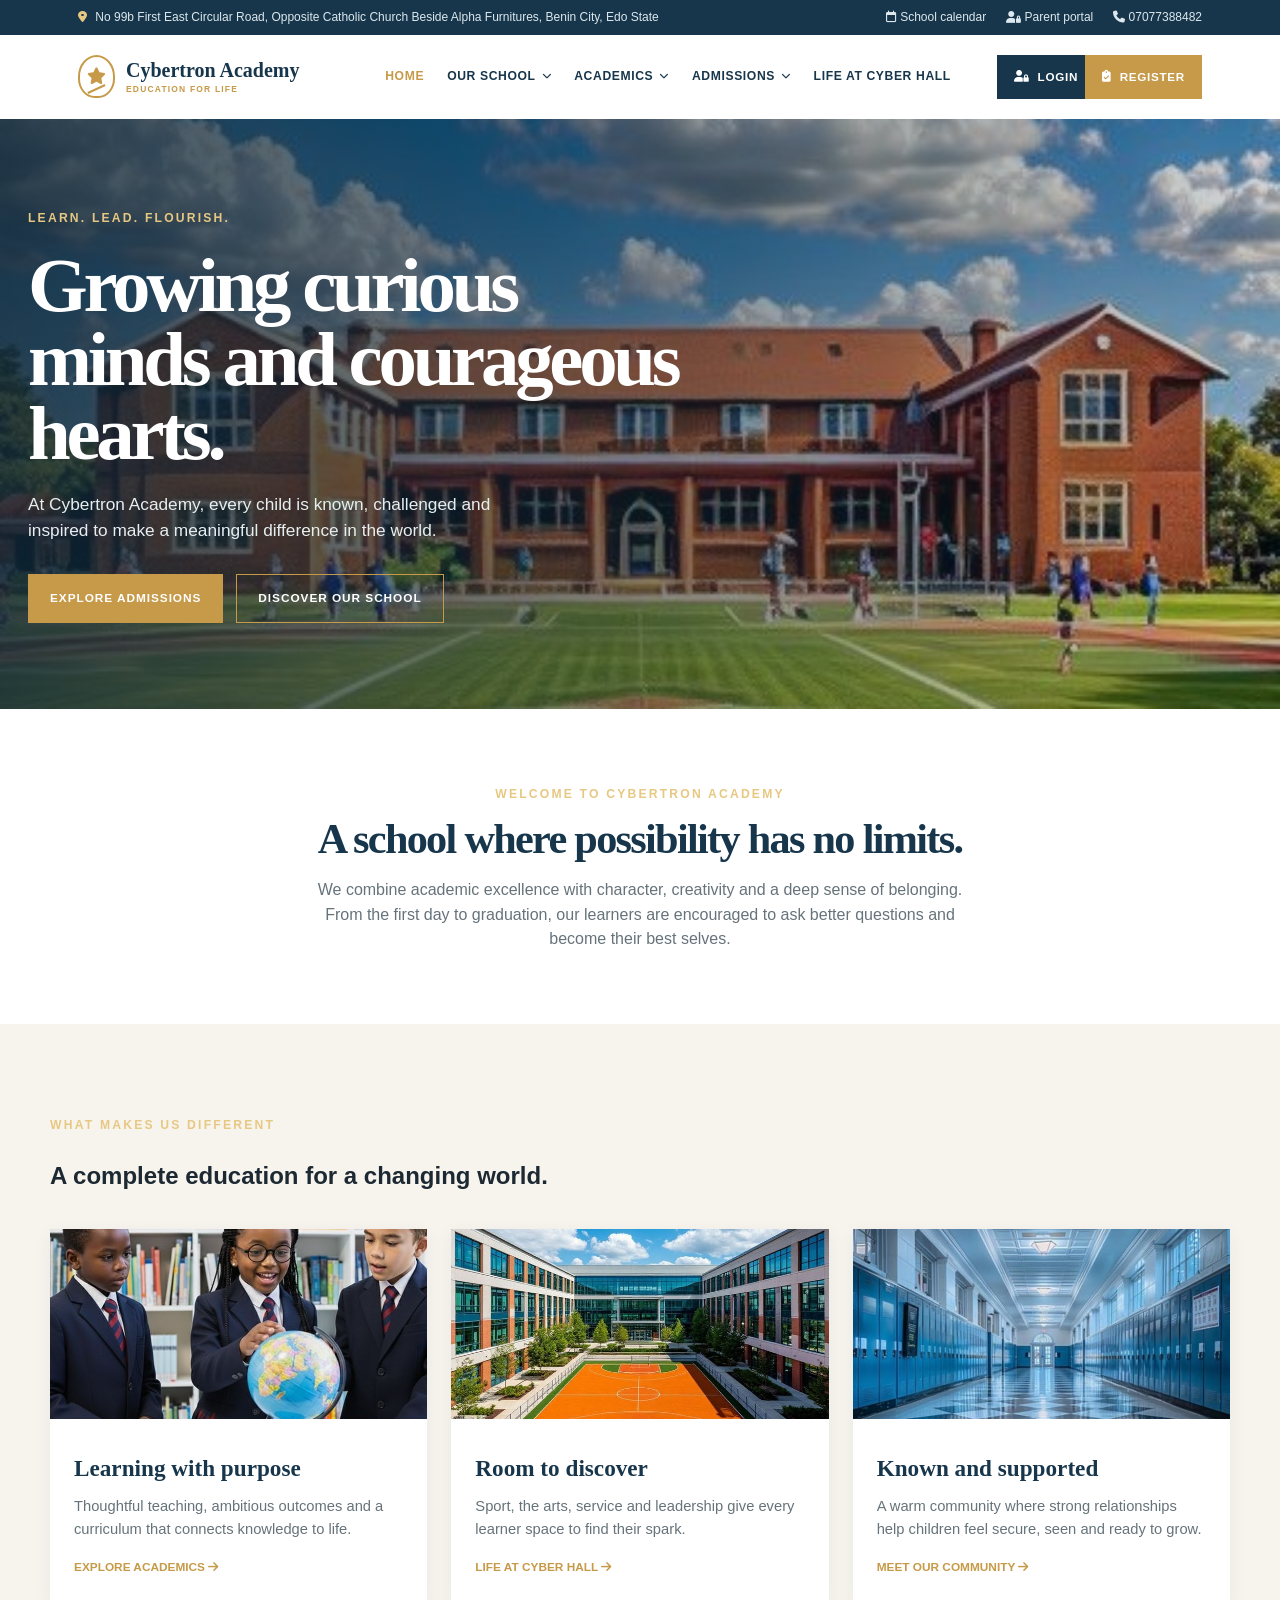
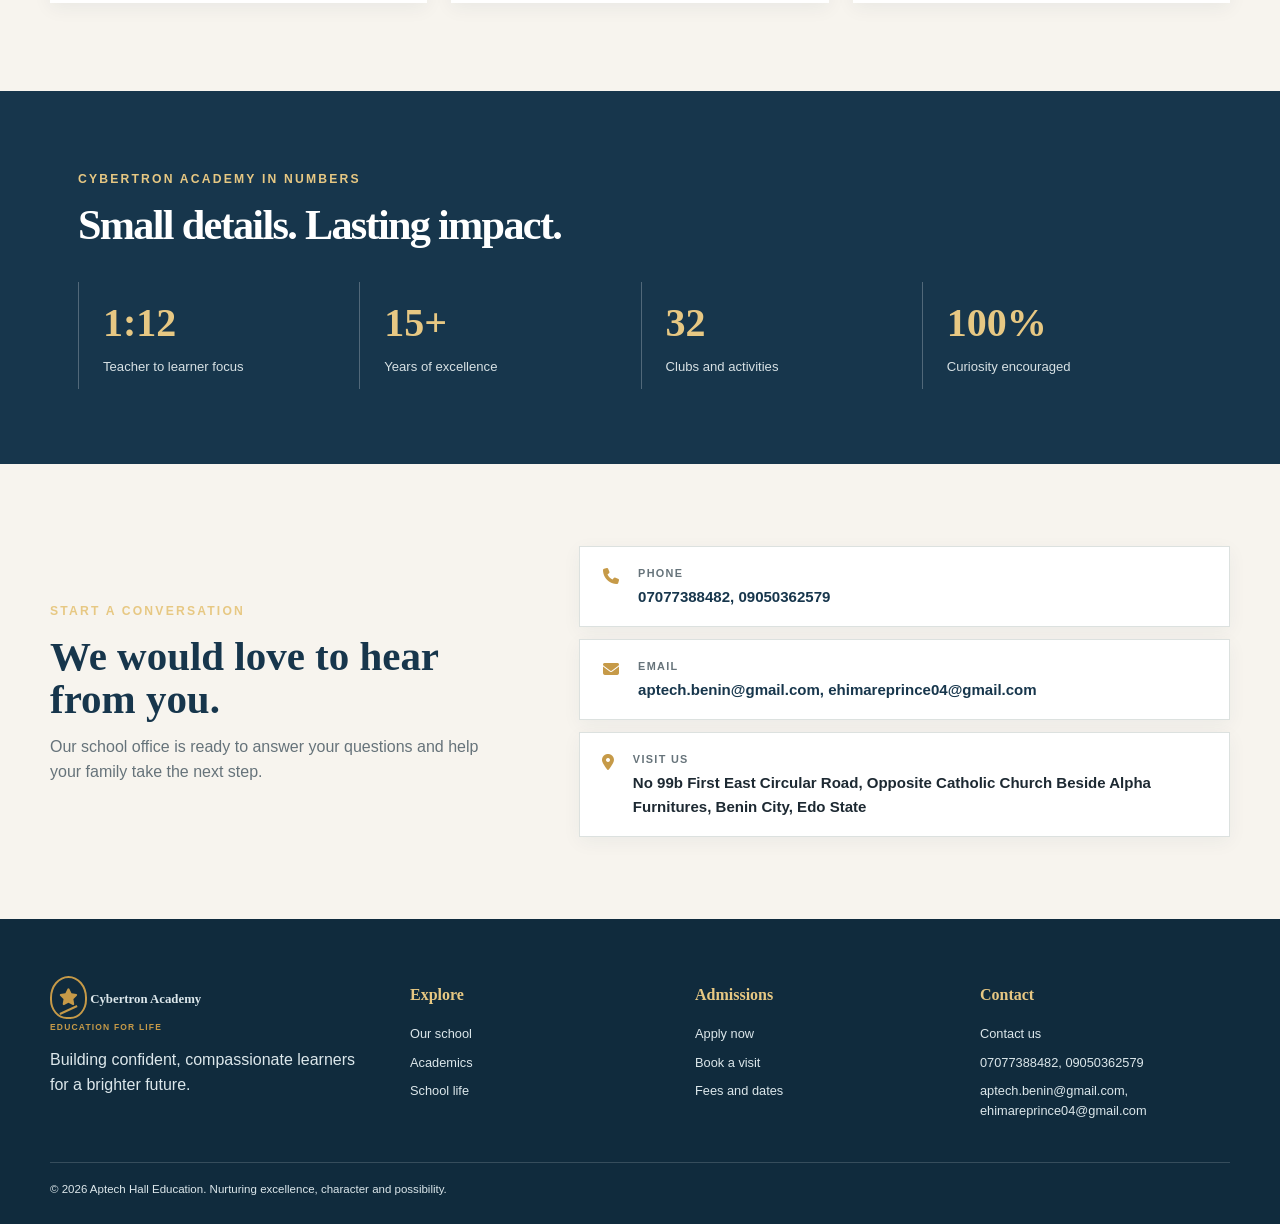
<file: templates/index.html>
<!doctype html>
<html lang="en">
<head>
    <meta charset="UTF-8">
    <meta name="viewport" content="width=device-width, initial-scale=1.0">
    <meta name="description" content="Cybertron Academy: a nurturing environment where every learner can flourish.">
    <title>Cybertron Academy | Learn, Lead, Flourish</title>
    <link rel="icon" type="image/svg+xml" href="../static/images/favicon.svg">
    <link rel="stylesheet" href="../static/CSS/style.css">
    <link rel="stylesheet" href="../static/CSS/school.css">
    <link rel="stylesheet" href="https://cdnjs.cloudflare.com/ajax/libs/font-awesome/6.5.2/css/all.min.css">
</head>
<body class="school-site">
    <div class="school-topbar">
        <div class="school-topbar-inner">
            <span class="school-address"><i class="fa-solid fa-location-dot"></i> No 99b First East Circular Road, Opposite Catholic Church Beside Alpha Furnitures, Benin City, Edo State</span>
            <div class="school-top-links">
                <a href="calendar.html"><i class="fa-regular fa-calendar"></i> School calendar</a>
                <a href="login.html"><i class="fa-solid fa-user-lock"></i> Parent portal</a>
                <a href="tel:07077388482"><i class="fa-solid fa-phone"></i> 07077388482</a>
            </div>
        </div>
    </div>

    <header class="school-header">
        <nav class="school-nav-inner" aria-label="Main navigation">
            <a class="school-logo" href="index.html">
                <span class="school-crest"><i class="fa-solid fa-star"></i></span>
                <span>Cybertron Academy<small>Education for life</small></span>
            </a>
            <button class="school-mobile-toggle" aria-label="Open navigation" aria-expanded="false">
                <i class="fa-solid fa-bars"></i>
            </button>
            <ul class="school-menu">
                <li><a class="active" href="index.html">Home</a></li>
                <li>
                    <a href="platform.html">Our School <i class="fa-solid fa-chevron-down"></i></a>
                    <ul class="school-dropdown">
                        <li><a href="platform.html">Why Cybertron Academy</a></li>
                        <li><a href="company.html">Our story</a></li>
                        <li><a href="resources.html">Leadership &amp; values</a></li>
                    </ul>
                </li>
                <li>
                    <a href="solutions.html">Academics <i class="fa-solid fa-chevron-down"></i></a>
                    <ul class="school-dropdown">
                        <li><a href="solutions.html">Early years</a></li>
                        <li><a href="solutions.html">Primary school</a></li>
                        <li><a href="solutions.html">Secondary school</a></li>
                    </ul>
                </li>
                <li>
                    <a href="resources.html">Admissions <i class="fa-solid fa-chevron-down"></i></a>
                    <ul class="school-dropdown">
                        <li><a href="register.html">Apply now</a></li>
                        <li><a href="resources.html">Admissions process</a></li>
                        <li><a href="resources.html">Fees &amp; dates</a></li>
                    </ul>
                </li>
                <li><a href="resources.html">Life at Cyber Hall</a></li>
            </ul>
            <div class="school-nav-actions">
                <a class="school-nav-button school-nav-login" href="login.html"><i class="fa-solid fa-user-lock"></i> Login</a>
                <a class="school-nav-button" href="register.html"><i class="fa-solid fa-clipboard-check"></i> Register</a>
            </div>
        </nav>
    </header>

    <main>
        <section class="school-hero">
            <div class="school-hero-content">
                <span class="school-kicker">Learn. Lead. Flourish.</span>
                <h1>Growing curious minds and courageous hearts.</h1>
                <p>At Cybertron Academy, every child is known, challenged and inspired to make a meaningful difference in the world.</p>
                <div class="school-actions">
                    <a class="school-button school-button-gold" href="register.html">Explore admissions</a>
                    <a class="school-button school-button-outline" href="platform.html">Discover our school</a>
                </div>
            </div>
        </section>

        <section class="school-intro">
            <span class="school-kicker">Welcome to Cybertron Academy</span>
            <h2>A school where possibility has no limits.</h2>
            <p>We combine academic excellence with character, creativity and a deep sense of belonging. From the first day to graduation, our learners are encouraged to ask better questions and become their best selves.</p>
        </section>

        <section class="school-showcase school-container">
            <div class="school-section-heading">
                <span class="school-kicker">What makes us different</span>
                <h2>A complete education for a changing world.</h2>
            </div>
            <div class="school-grid">
                <article class="school-card">
                    <img class="school-card-image" src="../static/images/Learning.jfif" alt="Students learning in a classroom">
                    <div class="school-card-body">
                        <h3>Learning with purpose</h3>
                        <p>Thoughtful teaching, ambitious outcomes and a curriculum that connects knowledge to life.</p>
                        <a class="school-card-link" href="solutions.html">Explore academics <i class="fa-solid fa-arrow-right"></i></a>
                    </div>
                </article>
                <article class="school-card">
                    <img class="school-card-image" src="../static/images/Sport Pitch.jfif" alt="School sports field">
                    <div class="school-card-body">
                        <h3>Room to discover</h3>
                        <p>Sport, the arts, service and leadership give every learner space to find their spark.</p>
                        <a class="school-card-link" href="resources.html">Life at Cyber Hall <i class="fa-solid fa-arrow-right"></i></a>
                    </div>
                </article>
                <article class="school-card">
                    <img class="school-card-image" src="../static/images/Hallway.jfif" alt="Bright school hallway">
                    <div class="school-card-body">
                        <h3>Known and supported</h3>
                        <p>A warm community where strong relationships help children feel secure, seen and ready to grow.</p>
                        <a class="school-card-link" href="company.html">Meet our community <i class="fa-solid fa-arrow-right"></i></a>
                    </div>
                </article>
            </div>
        </section>

        <section class="school-band">
            <div class="school-section school-container">
                <div class="school-section-heading">
                    <span class="school-kicker">Cybertron Academy in numbers</span>
                    <h2>Small details. Lasting impact.</h2>
                </div>
                <div class="school-stat-grid">
                    <div class="school-stat"><strong>1:12</strong><span>Teacher to learner focus</span></div>
                    <div class="school-stat"><strong>15+</strong><span>Years of excellence</span></div>
                    <div class="school-stat"><strong>32</strong><span>Clubs and activities</span></div>
                    <div class="school-stat"><strong>100%</strong><span>Curiosity encouraged</span></div>
                </div>
            </div>
        </section>

        <section class="school-contact-strip school-container">
            <div class="school-contact-intro">
                <span class="school-kicker">Start a conversation</span>
                <h2>We would love to hear from you.</h2>
                <p>Our school office is ready to answer your questions and help your family take the next step.</p>
            </div>
            <div class="school-contact-list">
                <div class="school-contact-item">
                    <i class="fa-solid fa-phone"></i>
                    <span><small>Phone</small><span class="school-contact-values"><a href="tel:07077388482">07077388482</a>, <a href="tel:09050362579">09050362579</a></span></span>
                </div>
                <div class="school-contact-item">
                    <i class="fa-solid fa-envelope"></i>
                    <span><small>Email</small><span class="school-contact-values"><a href="mailto:aptech.benin@gmail.com">aptech.benin@gmail.com</a>, <a href="mailto:ehimareprince04@gmail.com">ehimareprince04@gmail.com</a></span></span>
                </div>
                <div class="school-contact-item school-contact-address">
                    <i class="fa-solid fa-location-dot"></i>
                    <span><small>Visit us</small>No 99b First East Circular Road, Opposite Catholic Church Beside Alpha Furnitures, Benin City, Edo State</span>
                </div>
            </div>
        </section>
    </main>

    <footer class="school-footer">
        <div class="school-container school-footer-grid">
            <div>
                <a class="school-logo" href="index.html">
                    <span class="school-crest"><i class="fa-solid fa-star"></i></span>
                    <span>Cybertron Academy<small>Education for life</small></span>
                </a>
                <p>Building confident, compassionate learners for a brighter future.</p>
            </div>
            <div>
                <h3>Explore</h3>
                <a href="platform.html">Our school</a>
                <a href="solutions.html">Academics</a>
                <a href="resources.html">School life</a>
            </div>
            <div>
                <h3>Admissions</h3>
                <a href="register.html">Apply now</a>
                <a href="resources.html">Book a visit</a>
                <a href="resources.html">Fees and dates</a>
            </div>
            <div>
                <h3>Contact</h3>
                <a href="company.html">Contact us</a>
                <a href="tel:07077388482">07077388482, 09050362579</a>
                <a href="mailto:aptech.benin@gmail.com">aptech.benin@gmail.com, ehimareprince04@gmail.com</a>
            </div>
        </div>
        <div class="school-container school-footer-bottom">© 2026 Aptech Hall Education. Nurturing excellence, character and possibility.</div>
    </footer>

    <div class="school-toast" role="status"></div>
    <script src="../static/JS/school.js"></script>
</body>
</html>
</file>
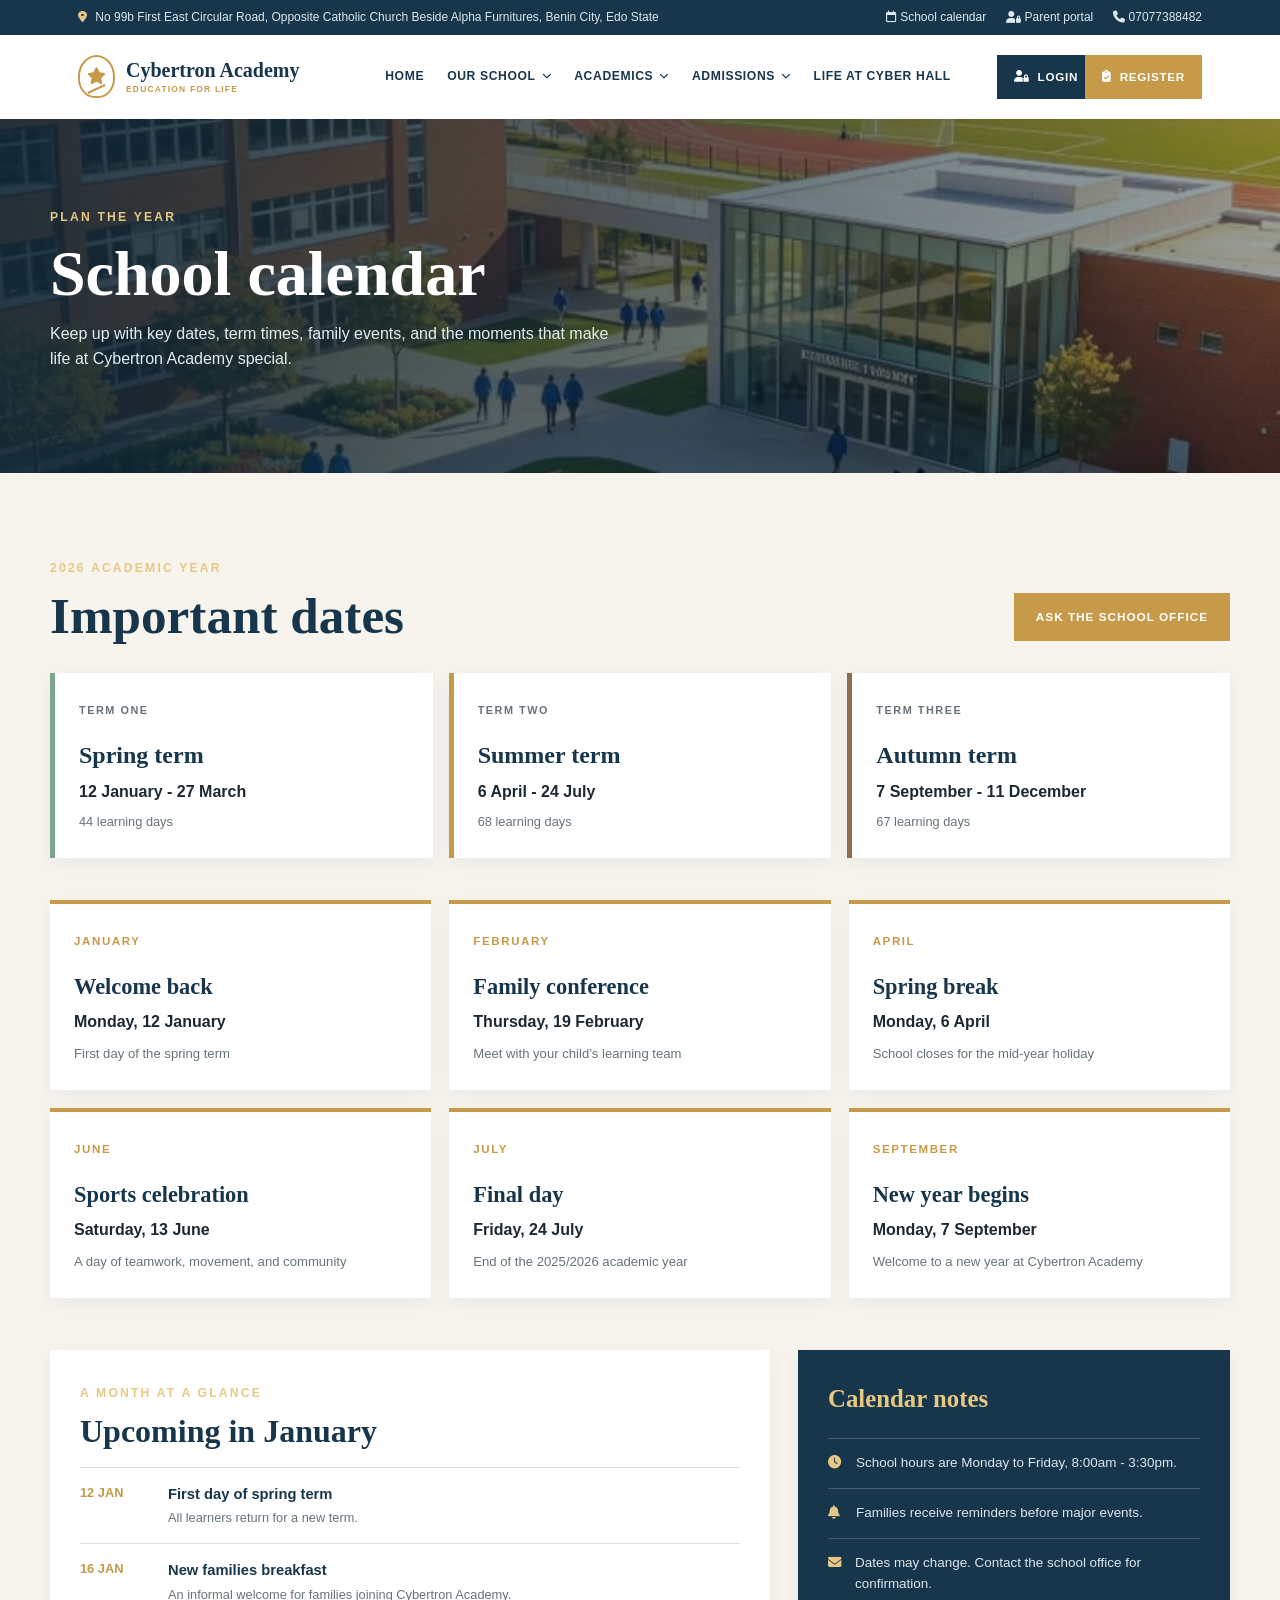
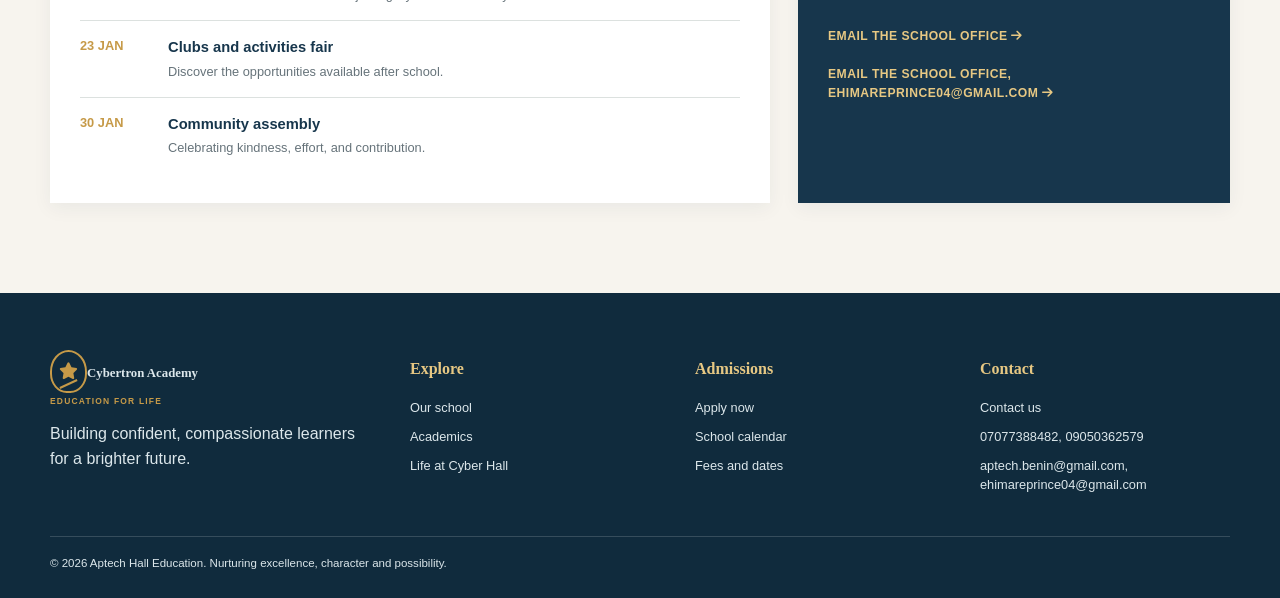
<file: templates/calendar.html>
<!doctype html>
<html lang="en">
<head>
    <meta charset="UTF-8">
    <meta name="viewport" content="width=device-width, initial-scale=1.0">
    <meta name="description" content="The Cybertron Academy school calendar.">
    <title>School Calendar | Cybertron Academy</title>
    <link rel="icon" type="image/svg+xml" href="../static/images/favicon.svg">
    <link rel="stylesheet" href="../static/CSS/style.css">
    <link rel="stylesheet" href="../static/CSS/school.css">
    <link rel="stylesheet" href="https://cdnjs.cloudflare.com/ajax/libs/font-awesome/6.5.2/css/all.min.css">
</head>
<body class="school-site">
    <div class="school-topbar">
        <div class="school-topbar-inner">
            <span class="school-address"><i class="fa-solid fa-location-dot"></i> No 99b First East Circular Road, Opposite Catholic Church Beside Alpha Furnitures, Benin City, Edo State</span>
            <div class="school-top-links">
                <a href="calendar.html"><i class="fa-regular fa-calendar"></i> School calendar</a>
                <a href="login.html"><i class="fa-solid fa-user-lock"></i> Parent portal</a>
                <a href="tel:07077388482"><i class="fa-solid fa-phone"></i> 07077388482</a>
            </div>
        </div>
    </div>

    <header class="school-header">
        <nav class="school-nav-inner" aria-label="Main navigation">
            <a class="school-logo" href="index.html">
                <span class="school-crest"><i class="fa-solid fa-star"></i></span>
                <span>Cybertron Academy<small>Education for life</small></span>
            </a>
            <button class="school-mobile-toggle" aria-label="Open navigation" aria-expanded="false"><i class="fa-solid fa-bars"></i></button>
            <ul class="school-menu">
                <li><a href="index.html">Home</a></li>
                <li>
                    <a href="platform.html">Our School <i class="fa-solid fa-chevron-down"></i></a>
                    <ul class="school-dropdown">
                        <li><a href="platform.html">Why Cybertron Academy</a></li>
                        <li><a href="company.html">Our story</a></li>
                        <li><a href="resources.html">Leadership &amp; values</a></li>
                    </ul>
                </li>
                <li>
                    <a href="solutions.html">Academics <i class="fa-solid fa-chevron-down"></i></a>
                    <ul class="school-dropdown">
                        <li><a href="solutions.html">Early years</a></li>
                        <li><a href="solutions.html">Primary school</a></li>
                        <li><a href="solutions.html">Secondary school</a></li>
                    </ul>
                </li>
                <li>
                    <a href="resources.html">Admissions <i class="fa-solid fa-chevron-down"></i></a>
                    <ul class="school-dropdown">
                        <li><a href="register.html">Apply now</a></li>
                        <li><a href="resources.html">Admissions process</a></li>
                        <li><a href="resources.html">Fees &amp; dates</a></li>
                    </ul>
                </li>
                <li><a href="resources.html">Life at Cyber Hall</a></li>
            </ul>
            <div class="school-nav-actions">
                <a class="school-nav-button school-nav-login" href="login.html"><i class="fa-solid fa-user-lock"></i> Login</a>
                <a class="school-nav-button" href="register.html"><i class="fa-solid fa-clipboard-check"></i> Register</a>
            </div>
        </nav>
    </header>

    <main>
        <section class="school-page-hero school-calendar-hero">
            <div class="school-container">
                <span class="school-kicker">Plan the year</span>
                <h1>School calendar</h1>
                <p>Keep up with key dates, term times, family events, and the moments that make life at Cybertron Academy special.</p>
            </div>
        </section>

        <section class="school-calendar-content school-container">
            <div class="school-calendar-heading">
                <div>
                    <span class="school-kicker">2026 academic year</span>
                    <h2>Important dates</h2>
                </div>
                <a class="school-button school-button-gold" href="mailto:aptech.benin@gmail.com">Ask the school office</a>
            </div>
            <div class="school-term-grid">
                <article class="school-term-card school-term-spring">
                    <span class="school-term-label">Term one</span>
                    <h3>Spring term</h3>
                    <p>12 January - 27 March</p>
                    <small>44 learning days</small>
                </article>
                <article class="school-term-card school-term-summer">
                    <span class="school-term-label">Term two</span>
                    <h3>Summer term</h3>
                    <p>6 April - 24 July</p>
                    <small>68 learning days</small>
                </article>
                <article class="school-term-card school-term-autumn">
                    <span class="school-term-label">Term three</span>
                    <h3>Autumn term</h3>
                    <p>7 September - 11 December</p>
                    <small>67 learning days</small>
                </article>
            </div>
            <div class="school-calendar-grid">
                <article class="school-calendar-card">
                    <span class="school-calendar-month">January</span>
                    <h3>Welcome back</h3>
                    <p>Monday, 12 January</p>
                    <small>First day of the spring term</small>
                </article>
                <article class="school-calendar-card">
                    <span class="school-calendar-month">February</span>
                    <h3>Family conference</h3>
                    <p>Thursday, 19 February</p>
                    <small>Meet with your child’s learning team</small>
                </article>
                <article class="school-calendar-card">
                    <span class="school-calendar-month">April</span>
                    <h3>Spring break</h3>
                    <p>Monday, 6 April</p>
                    <small>School closes for the mid-year holiday</small>
                </article>
                <article class="school-calendar-card">
                    <span class="school-calendar-month">June</span>
                    <h3>Sports celebration</h3>
                    <p>Saturday, 13 June</p>
                    <small>A day of teamwork, movement, and community</small>
                </article>
                <article class="school-calendar-card">
                    <span class="school-calendar-month">July</span>
                    <h3>Final day</h3>
                    <p>Friday, 24 July</p>
                    <small>End of the 2025/2026 academic year</small>
                </article>
                <article class="school-calendar-card">
                    <span class="school-calendar-month">September</span>
                    <h3>New year begins</h3>
                    <p>Monday, 7 September</p>
                    <small>Welcome to a new year at Cybertron Academy</small>
                </article>
            </div>
            <div class="school-calendar-lower">
                <section class="school-calendar-timeline">
                    <div class="school-calendar-subheading">
                        <span class="school-kicker">A month at a glance</span>
                        <h2>Upcoming in January</h2>
                    </div>
                    <ol class="school-event-list">
                        <li><time datetime="2026-01-12">12 Jan</time><span><strong>First day of spring term</strong><small>All learners return for a new term.</small></span></li>
                        <li><time datetime="2026-01-16">16 Jan</time><span><strong>New families breakfast</strong><small>An informal welcome for families joining Cybertron Academy.</small></span></li>
                        <li><time datetime="2026-01-23">23 Jan</time><span><strong>Clubs and activities fair</strong><small>Discover the opportunities available after school.</small></span></li>
                        <li><time datetime="2026-01-30">30 Jan</time><span><strong>Community assembly</strong><small>Celebrating kindness, effort, and contribution.</small></span></li>
                    </ol>
                </section>
                <aside class="school-calendar-notes">
                    <h3>Calendar notes</h3>
                    <p><i class="fa-solid fa-clock"></i> School hours are Monday to Friday, 8:00am - 3:30pm.</p>
                    <p><i class="fa-solid fa-bell"></i> Families receive reminders before major events.</p>
                    <p><i class="fa-solid fa-envelope"></i> Dates may change. Contact the school office for confirmation.</p>
                    <a href="mailto:aptech.benin@gmail.com">Email the school office <i class="fa-solid fa-arrow-right"></i></a>
                    <a href="mailto:ehimareprince04@gmail.com">Email the school office, ehimareprince04@gmail.com <i class="fa-solid fa-arrow-right"></i></a>
                </aside>
            </div>
        </section>
    </main>

    <footer class="school-footer">
        <div class="school-container school-footer-grid">
            <div>
                <a class="school-logo" href="index.html"><span class="school-crest"><i class="fa-solid fa-star"></i></span><span>Cybertron Academy<small>Education for life</small></span></a>
                <p>Building confident, compassionate learners for a brighter future.</p>
            </div>
            <div><h3>Explore</h3><a href="platform.html">Our school</a><a href="solutions.html">Academics</a><a href="resources.html">Life at Cyber Hall</a></div>
            <div><h3>Admissions</h3><a href="register.html">Apply now</a><a href="calendar.html">School calendar</a><a href="resources.html">Fees and dates</a></div>
            <div><h3>Contact</h3><a href="company.html">Contact us</a><a href="tel:07077388482">07077388482, 09050362579</a><a href="mailto:aptech.benin@gmail.com">aptech.benin@gmail.com, ehimareprince04@gmail.com</a></div>
        </div>
        <div class="school-container school-footer-bottom">© 2026 Aptech Hall Education. Nurturing excellence, character and possibility.</div>
    </footer>
    <script src="../static/JS/school.js"></script>
</body>
</html>
</file>
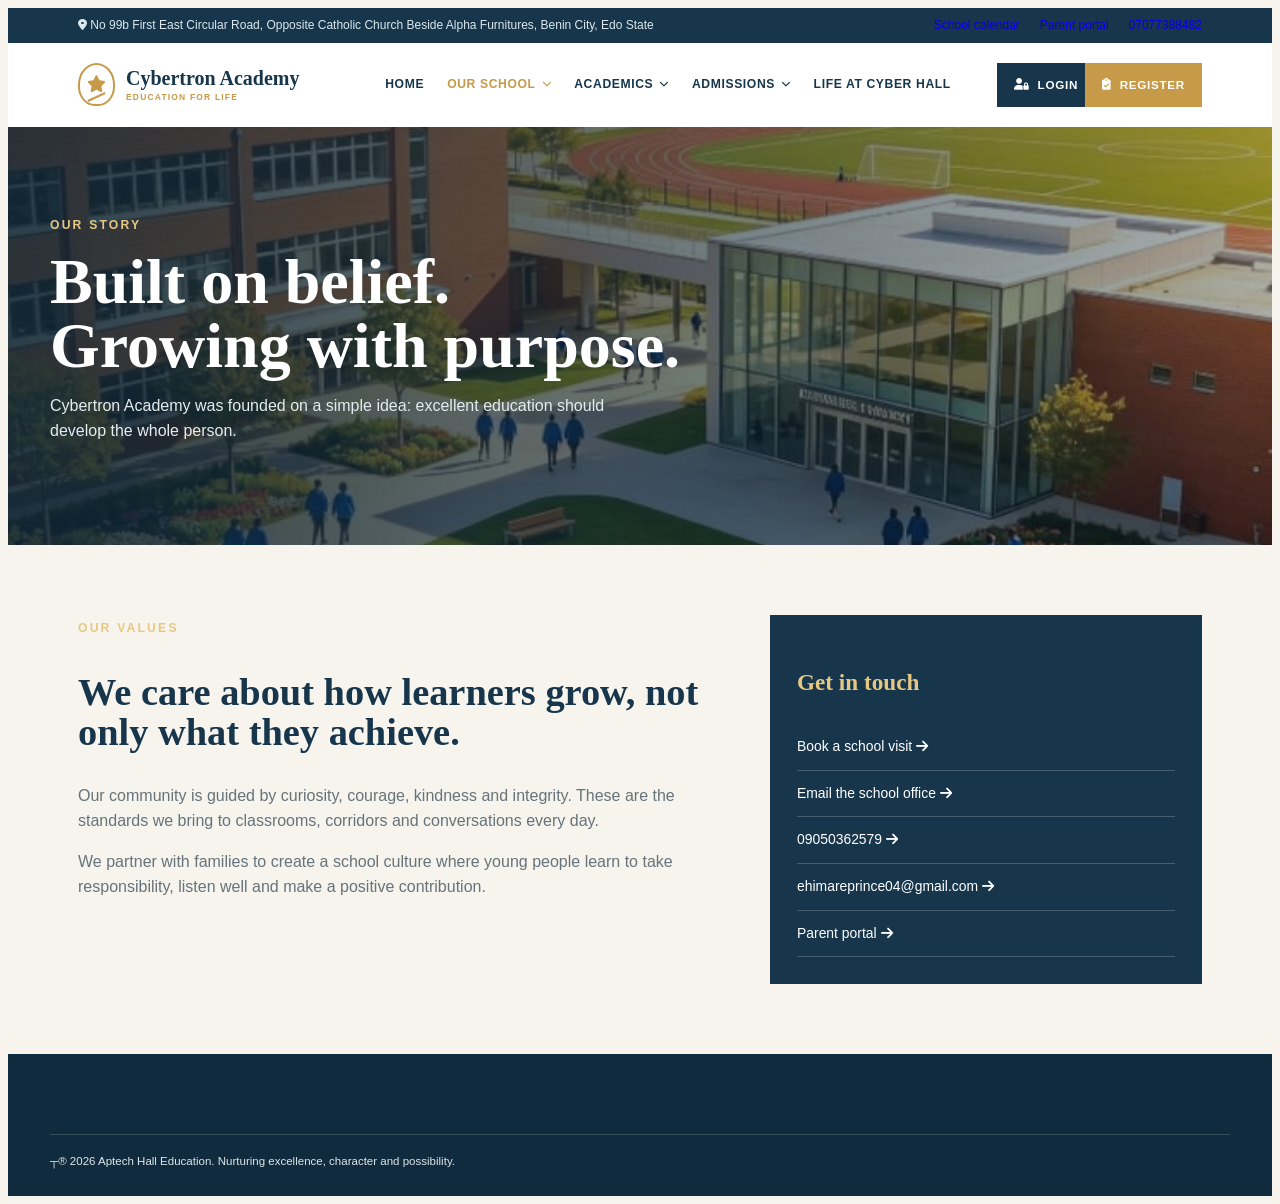
<file: templates/company.html>
<!doctype html>
<html lang="en">
  <head>
    <meta charset="UTF-8" />
    <meta name="viewport" content="width=device-width, initial-scale=1.0" />
    <title>Our Story | Cybertron Academy</title>
    <link rel="icon" href="../static/images/favicon.svg" />
    <link rel="stylesheet" href="../static/CSS/school.css" />
    <link
      rel="stylesheet"
      href="https://cdnjs.cloudflare.com/ajax/libs/font-awesome/6.5.2/css/all.min.css"
    />
  </head>
  <body class="school-site">
    <div class="school-topbar">
      <div class="school-topbar-inner">
        <span
          ><i class="fa-solid fa-location-dot"></i> No 99b First East Circular Road, Opposite Catholic Church Beside Alpha Furnitures, Benin City, Edo State</span
        >
        <div class="school-top-links">
          <a href="calendar.html">School calendar</a
          ><a href="login.html">Parent portal</a
          ><a href="tel:07077388482">07077388482</a>
        </div>
      </div>
    </div>
    <header class="school-header">
      <nav class="school-nav-inner">
        <a class="school-logo" href="index.html"
          ><span class="school-crest"><i class="fa-solid fa-star"></i></span
          ><span>Cybertron Academy<small>Education for life</small></span></a
        ><button
          class="school-mobile-toggle"
          aria-label="Open navigation"
          aria-expanded="false"
        >
          <i class="fa-solid fa-bars"></i>
        </button>
        <ul class="school-menu">
          <li><a href="index.html">Home</a></li>
          <li>
            <a class="active" href="platform.html"
              >Our School <i class="fa-solid fa-chevron-down"></i
            ></a>
            <ul class="school-dropdown">
              <li><a href="platform.html">Why Cybertron Academy</a></li>
              <li><a href="company.html">Our story</a></li>
            </ul>
          </li>
          <li>
            <a href="solutions.html"
              >Academics <i class="fa-solid fa-chevron-down"></i
            ></a>
          </li>
          <li>
            <a href="resources.html"
              >Admissions <i class="fa-solid fa-chevron-down"></i
            ></a>
          </li>
          <li><a href="resources.html">Life at Cyber Hall</a></li>
        </ul>
        <div class="school-nav-actions">
          <a class="school-nav-button school-nav-login" href="login.html"><i class="fa-solid fa-user-lock"></i> Login</a>
          <a class="school-nav-button" href="register.html"><i class="fa-solid fa-clipboard-check"></i> Register</a>
        </div>
      </nav>
    </header>
    <main>
      <section class="school-page-hero">
        <div class="school-container">
          <span class="school-kicker">Our story</span>
          <h1>Built on belief.<br />Growing with purpose.</h1>
          <p>
            Cybertron Academy was founded on a simple idea: excellent education should
            develop the whole person.
          </p>
        </div>
      </section>
      <section class="school-content school-container">
        <div class="school-content-grid">
          <div>
            <span class="school-kicker">Our values</span>
            <h2>
              We care about how learners grow, not only what they achieve.
            </h2>
            <p>
              Our community is guided by curiosity, courage, kindness and
              integrity. These are the standards we bring to classrooms,
              corridors and conversations every day.
            </p>
            <p>
              We partner with families to create a school culture where young
              people learn to take responsibility, listen well and make a
              positive contribution.
            </p>
          </div>
          <aside class="school-aside">
            <h3>Get in touch</h3>
            <a href="register.html"
              >Book a school visit <i class="fa-solid fa-arrow-right"></i></a
            ><a href="mailto:aptech.benin@gmail.com"
              >Email the school office
              <i class="fa-solid fa-arrow-right"></i></a
            ><a href="tel:09050362579"
              >09050362579 <i class="fa-solid fa-arrow-right"></i></a
            ><a href="mailto:ehimareprince04@gmail.com"
              >ehimareprince04@gmail.com
              <i class="fa-solid fa-arrow-right"></i></a
            ><a href="login.html"
              >Parent portal <i class="fa-solid fa-arrow-right"></i
            ></a>
          </aside>
        </div>
      </section>
    </main>
    <footer class="school-footer">
      <div class="school-container school-footer-bottom">
        ┬® 2026 Aptech Hall Education. Nurturing excellence, character and
        possibility.
      </div>
    </footer>
    <script src="../static/JS/school.js"></script>
  </body>
</html>
</file>
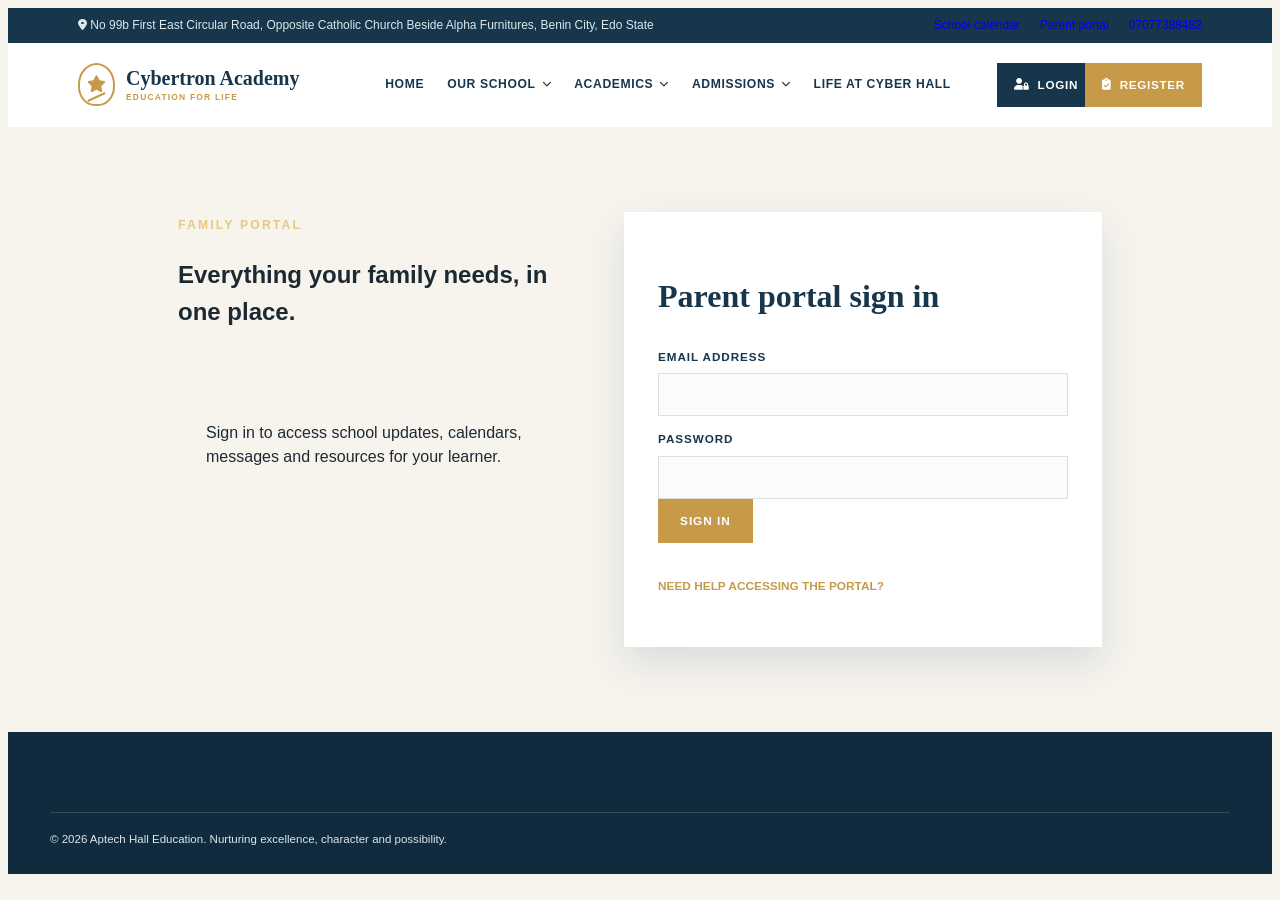
<file: templates/login.html>
<!doctype html>
<html lang="en">
  <head>
    <meta charset="UTF-8" />
    <meta name="viewport" content="width=device-width, initial-scale=1.0" />
    <title>Parent Portal | Cybertron Academy</title>
    <link rel="icon" href="../static/images/favicon.svg" />
    <link rel="stylesheet" href="../static/CSS/school.css" />
    <link rel="stylesheet" href="../static/CSS/login.css" />
    <link
      rel="stylesheet"
      href="https://cdnjs.cloudflare.com/ajax/libs/font-awesome/6.5.2/css/all.min.css"
    />
  </head>
  <body class="school-site page-login">
    <div class="school-topbar">
      <div class="school-topbar-inner">
        <span
          ><i class="fa-solid fa-location-dot"></i> No 99b First East Circular Road, Opposite Catholic Church Beside Alpha Furnitures, Benin City, Edo State</span
        >
        <div class="school-top-links">
          <a href="calendar.html">School calendar</a
          ><a href="login.html">Parent portal</a
          ><a href="tel:07077388482">07077388482</a>
        </div>
      </div>
    </div>
    <header class="school-header">
      <nav class="school-nav-inner">
        <a class="school-logo" href="index.html"
          ><span class="school-crest"><i class="fa-solid fa-star"></i></span
          ><span>Cybertron Academy<small>Education for life</small></span></a
        ><button
          class="school-mobile-toggle"
          aria-label="Open navigation"
          aria-expanded="false"
        >
          <i class="fa-solid fa-bars"></i>
        </button>
        <ul class="school-menu">
          <li><a href="index.html">Home</a></li>
          <li>
            <a href="platform.html"
              >Our School <i class="fa-solid fa-chevron-down"></i
            ></a>
          </li>
          <li>
            <a href="solutions.html"
              >Academics <i class="fa-solid fa-chevron-down"></i
            ></a>
          </li>
          <li>
            <a href="resources.html"
              >Admissions <i class="fa-solid fa-chevron-down"></i
            ></a>
          </li>
          <li><a href="resources.html">Life at Cyber Hall</a></li>
        </ul>
        <div class="school-nav-actions">
          <a class="school-nav-button school-nav-login" href="login.html"><i class="fa-solid fa-user-lock"></i> Login</a>
          <a class="school-nav-button" href="register.html"><i class="fa-solid fa-clipboard-check"></i> Register</a>
        </div>
      </nav>
    </header>
    <main class="school-form-wrap">
      <section>
        <span class="school-kicker">Family portal</span>
        <h1>Everything your family needs, in one place.</h1>
        <p class="school-content">
          Sign in to access school updates, calendars, messages and resources
          for your learner.
        </p>
      </section>
      <section class="school-form-panel">
        <h2>Parent portal sign in</h2>
        <form data-school-form>
          <label for="portal-email">Email address</label
          ><input id="portal-email" type="email" required /><label
            for="portal-password"
            >Password</label
          ><input id="portal-password" type="password" required /><button
            class="school-button school-button-gold"
            type="submit"
          >
            Sign in
          </button>
        </form>
        <p>
          <a class="school-card-link" href="register.html"
            >Need help accessing the portal?</a
          >
        </p>
      </section>
    </main>
    <footer class="school-footer">
      <div class="school-container school-footer-bottom">
          © 2026 Aptech Hall Education. Nurturing excellence, character and
        possibility.
      </div>
    </footer>
    <div class="school-toast" role="status"></div>
    <script src="../static/JS/school.js"></script>
  </body>
</html>
</file>
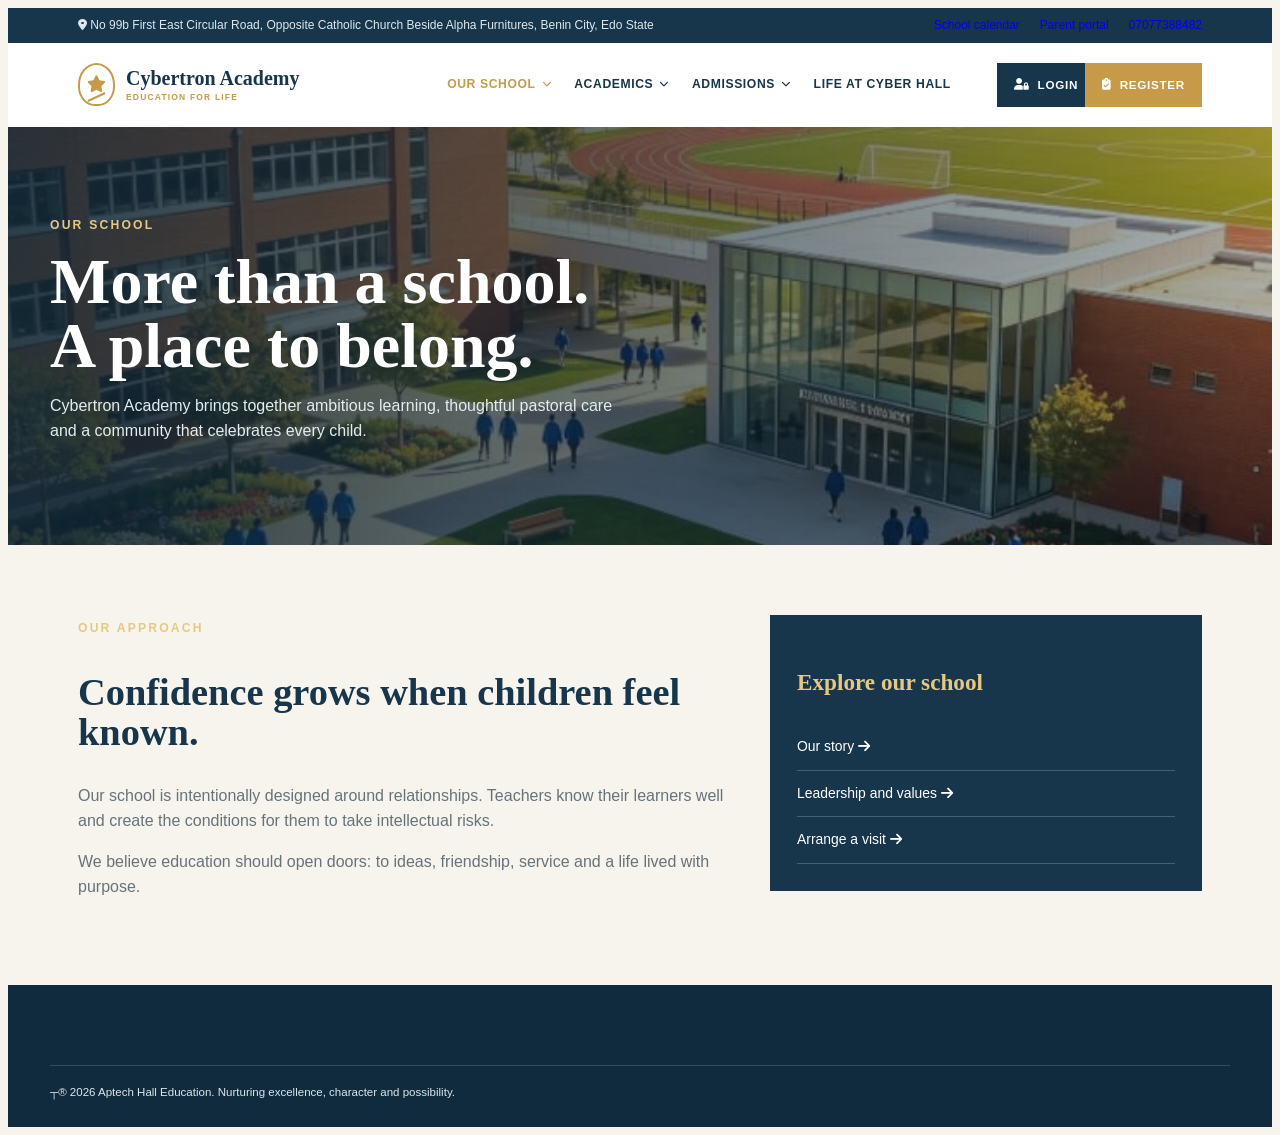
<file: templates/platform.html>
<!doctype html>
<html lang="en">
  <head>
    <meta charset="UTF-8" />
    <meta name="viewport" content="width=device-width, initial-scale=1.0" />
    <title>Our School | Cybertron Academy</title>
    <link rel="icon" href="../static/images/favicon.svg" />
    <link rel="stylesheet" href="../static/CSS/school.css" />
    <link
      rel="stylesheet"
      href="https://cdnjs.cloudflare.com/ajax/libs/font-awesome/6.5.2/css/all.min.css"
    />
  </head>
  <body class="school-site">
    <div class="school-topbar">
      <div class="school-topbar-inner">
        <span
          ><i class="fa-solid fa-location-dot"></i> No 99b First East Circular Road, Opposite Catholic Church Beside Alpha Furnitures, Benin City, Edo State</span
        >
        <div class="school-top-links">
          <a href="calendar.html">School calendar</a
          ><a href="login.html">Parent portal</a
          ><a href="tel:07077388482">07077388482</a>
        </div>
      </div>
    </div>
    <header class="school-header">
      <nav class="school-nav-inner">
        <a class="school-logo" href="index.html"
          ><span class="school-crest"><i class="fa-solid fa-star"></i></span
          ><span>Cybertron Academy<small>Education for life</small></span></a
        ><button
          class="school-mobile-toggle"
          aria-label="Open navigation"
          aria-expanded="false"
        >
          <i class="fa-solid fa-bars"></i>
        </button>
        <ul class="school-menu">
          <li>
            <a class="active" href="platform.html"
              >Our School <i class="fa-solid fa-chevron-down"></i
            ></a>
            <ul class="school-dropdown">
              <li><a href="platform.html">Why Cybertron Academy</a></li>
              <li><a href="company.html">Our story</a></li>
            </ul>
          </li>
          <li>
            <a href="solutions.html"
              >Academics <i class="fa-solid fa-chevron-down"></i
            ></a>
            <ul class="school-dropdown">
              <li><a href="solutions.html">Early years</a></li>
              <li><a href="solutions.html">Primary school</a></li>
            </ul>
          </li>
          <li>
            <a href="resources.html"
              >Admissions <i class="fa-solid fa-chevron-down"></i
            ></a>
            <ul class="school-dropdown">
              <li><a href="register.html">Apply now</a></li>
              <li><a href="resources.html">Admissions process</a></li>
            </ul>
          </li>
          <li><a href="resources.html">Life at Cyber Hall</a></li>
        </ul>
        <div class="school-nav-actions">
          <a class="school-nav-button school-nav-login" href="login.html"><i class="fa-solid fa-user-lock"></i> Login</a>
          <a class="school-nav-button" href="register.html"><i class="fa-solid fa-clipboard-check"></i> Register</a>
        </div>
      </nav>
    </header>
    <main>
      <section class="school-page-hero">
        <div class="school-container">
          <span class="school-kicker">Our school</span>
          <h1>More than a school.<br />A place to belong.</h1>
          <p>
            Cybertron Academy brings together ambitious learning, thoughtful pastoral
            care and a community that celebrates every child.
          </p>
        </div>
      </section>
      <section class="school-content school-container">
        <div class="school-content-grid">
          <div>
            <span class="school-kicker">Our approach</span>
            <h2>Confidence grows when children feel known.</h2>
            <p>
              Our school is intentionally designed around relationships.
              Teachers know their learners well and create the conditions for
              them to take intellectual risks.
            </p>
            <p>
              We believe education should open doors: to ideas, friendship,
              service and a life lived with purpose.
            </p>
          </div>
          <aside class="school-aside">
            <h3>Explore our school</h3>
            <a href="company.html"
              >Our story <i class="fa-solid fa-arrow-right"></i></a
            ><a href="resources.html"
              >Leadership and values <i class="fa-solid fa-arrow-right"></i></a
            ><a href="register.html"
              >Arrange a visit <i class="fa-solid fa-arrow-right"></i
            ></a>
          </aside>
        </div>
      </section>
    </main>
    <footer class="school-footer">
      <div class="school-container school-footer-bottom">
        ┬® 2026 Aptech Hall Education. Nurturing excellence, character and
        possibility.
      </div>
    </footer>
    <script src="../static/JS/school.js"></script>
  </body>
</html>
</file>
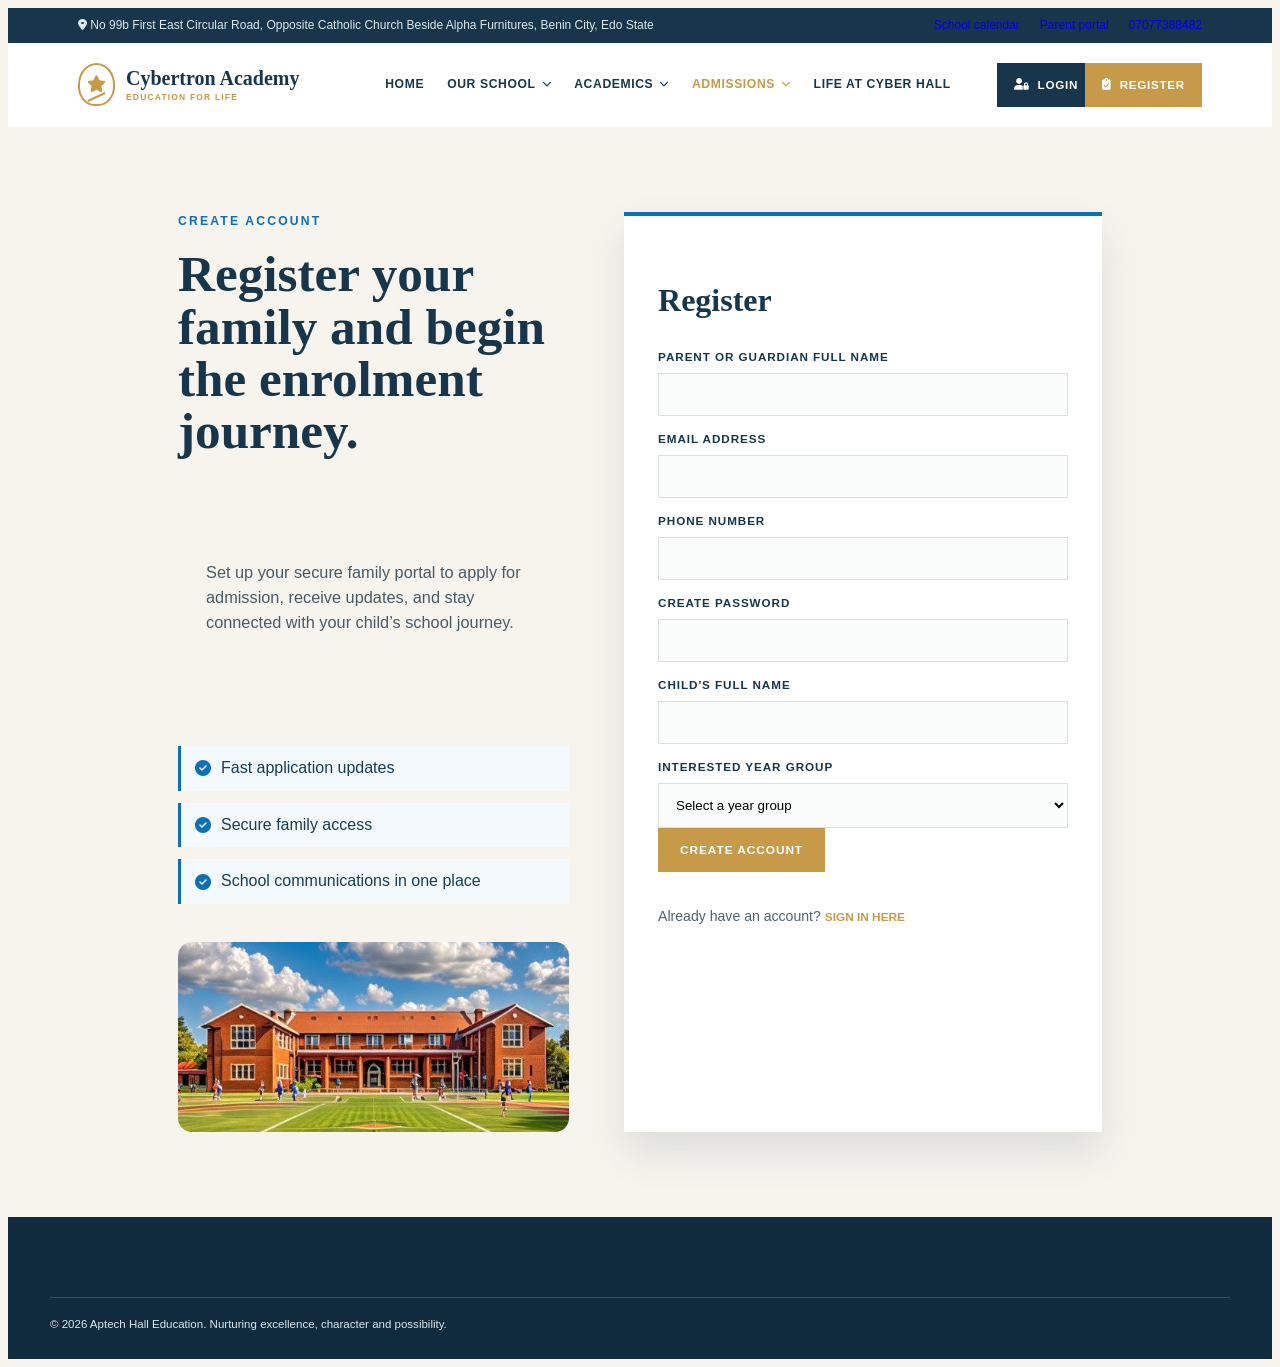
<file: templates/register.html>
<!doctype html>
<html lang="en">
  <head>
    <meta charset="UTF-8" />
    <meta name="viewport" content="width=device-width, initial-scale=1.0" />
    <title>Admissions | Cybertron Academy</title>
    <link rel="icon" href="../static/images/favicon.svg" />
    <link rel="stylesheet" href="../static/CSS/school.css" />
    <link rel="stylesheet" href="../static/CSS/register.css" />
    <link
      rel="stylesheet"
      href="https://cdnjs.cloudflare.com/ajax/libs/font-awesome/6.5.2/css/all.min.css"
    />
  </head>
  <body class="school-site page-register">
    <div class="school-topbar">
      <div class="school-topbar-inner">
        <span
          ><i class="fa-solid fa-location-dot"></i> No 99b First East Circular Road, Opposite Catholic Church Beside Alpha Furnitures, Benin City, Edo State</span
        >
        <div class="school-top-links">
          <a href="calendar.html">School calendar</a
          ><a href="login.html">Parent portal</a
          ><a href="tel:07077388482">07077388482</a>
        </div>
      </div>
    </div>
    <header class="school-header">
      <nav class="school-nav-inner">
        <a class="school-logo" href="index.html"
          ><span class="school-crest"><i class="fa-solid fa-star"></i></span
          ><span>Cybertron Academy<small>Education for life</small></span></a
        ><button
          class="school-mobile-toggle"
          aria-label="Open navigation"
          aria-expanded="false"
        >
          <i class="fa-solid fa-bars"></i>
        </button>
        <ul class="school-menu">
          <li><a href="index.html">Home</a></li>
          <li>
            <a href="platform.html"
              >Our School <i class="fa-solid fa-chevron-down"></i
            ></a>
          </li>
          <li>
            <a href="solutions.html"
              >Academics <i class="fa-solid fa-chevron-down"></i
            ></a>
          </li>
          <li>
            <a class="active" href="resources.html"
              >Admissions <i class="fa-solid fa-chevron-down"></i
            ></a>
            <ul class="school-dropdown">
              <li><a href="register.html">Apply now</a></li>
              <li><a href="resources.html">Admissions process</a></li>
            </ul>
          </li>
          <li><a href="resources.html">Life at Cyber Hall</a></li>
        </ul>
        <div class="school-nav-actions">
          <a class="school-nav-button school-nav-login" href="login.html"><i class="fa-solid fa-user-lock"></i> Login</a>
          <a class="school-nav-button" href="register.html"><i class="fa-solid fa-clipboard-check"></i> Register</a>
        </div>
      </nav>
    </header>
    <main class="school-form-wrap page-register-wrap">
      <section class="school-form-intro">
        <span class="school-kicker">Create account</span>
        <h1>Register your family and begin the enrolment journey.</h1>
        <p class="school-content">
          Set up your secure family portal to apply for admission, receive updates,
          and stay connected with your child’s school journey.
        </p>
        <div class="school-benefits">
          <div>
            <i class="fa-solid fa-check-circle"></i>
            <span>Fast application updates</span>
          </div>
          <div>
            <i class="fa-solid fa-check-circle"></i>
            <span>Secure family access</span>
          </div>
          <div>
            <i class="fa-solid fa-check-circle"></i>
            <span>School communications in one place</span>
          </div>
        </div>
        <img
          class="school-card-image"
          src="../static/images/Entrance.jfif"
          alt="Cybertron Academy school entrance"
        />
      </section>
      <section class="school-form-panel">
        <h2>Register</h2>
        <form data-school-form>
          <label for="parent-name">Parent or guardian full name</label>
          <input id="parent-name" type="text" required />

          <label for="register-email">Email address</label>
          <input id="register-email" type="email" required />

          <label for="phone-number">Phone number</label>
          <input id="phone-number" type="tel" required />

          <label for="register-password">Create password</label>
          <input id="register-password" type="password" required />

          <label for="child-name">Child's full name</label>
          <input id="child-name" type="text" required />

          <label for="year-group">Interested year group</label>
          <select id="year-group" required>
            <option value="">Select a year group</option>
            <option>Early years</option>
            <option>Primary school</option>
            <option>Secondary school</option>
          </select>

          <button class="school-button school-button-gold" type="submit">
            Create account
          </button>
        </form>
        <p class="school-form-meta">
          Already have an account?
          <a class="school-card-link" href="login.html">Sign in here</a>
        </p>
      </section>
    </main>
    <footer class="school-footer">
      <div class="school-container school-footer-bottom">
          © 2026 Aptech Hall Education. Nurturing excellence, character and
        possibility.
      </div>
    </footer>
    <div class="school-toast" role="status"></div>
    <script src="../static/JS/school.js"></script>
  </body>
</html>
</file>
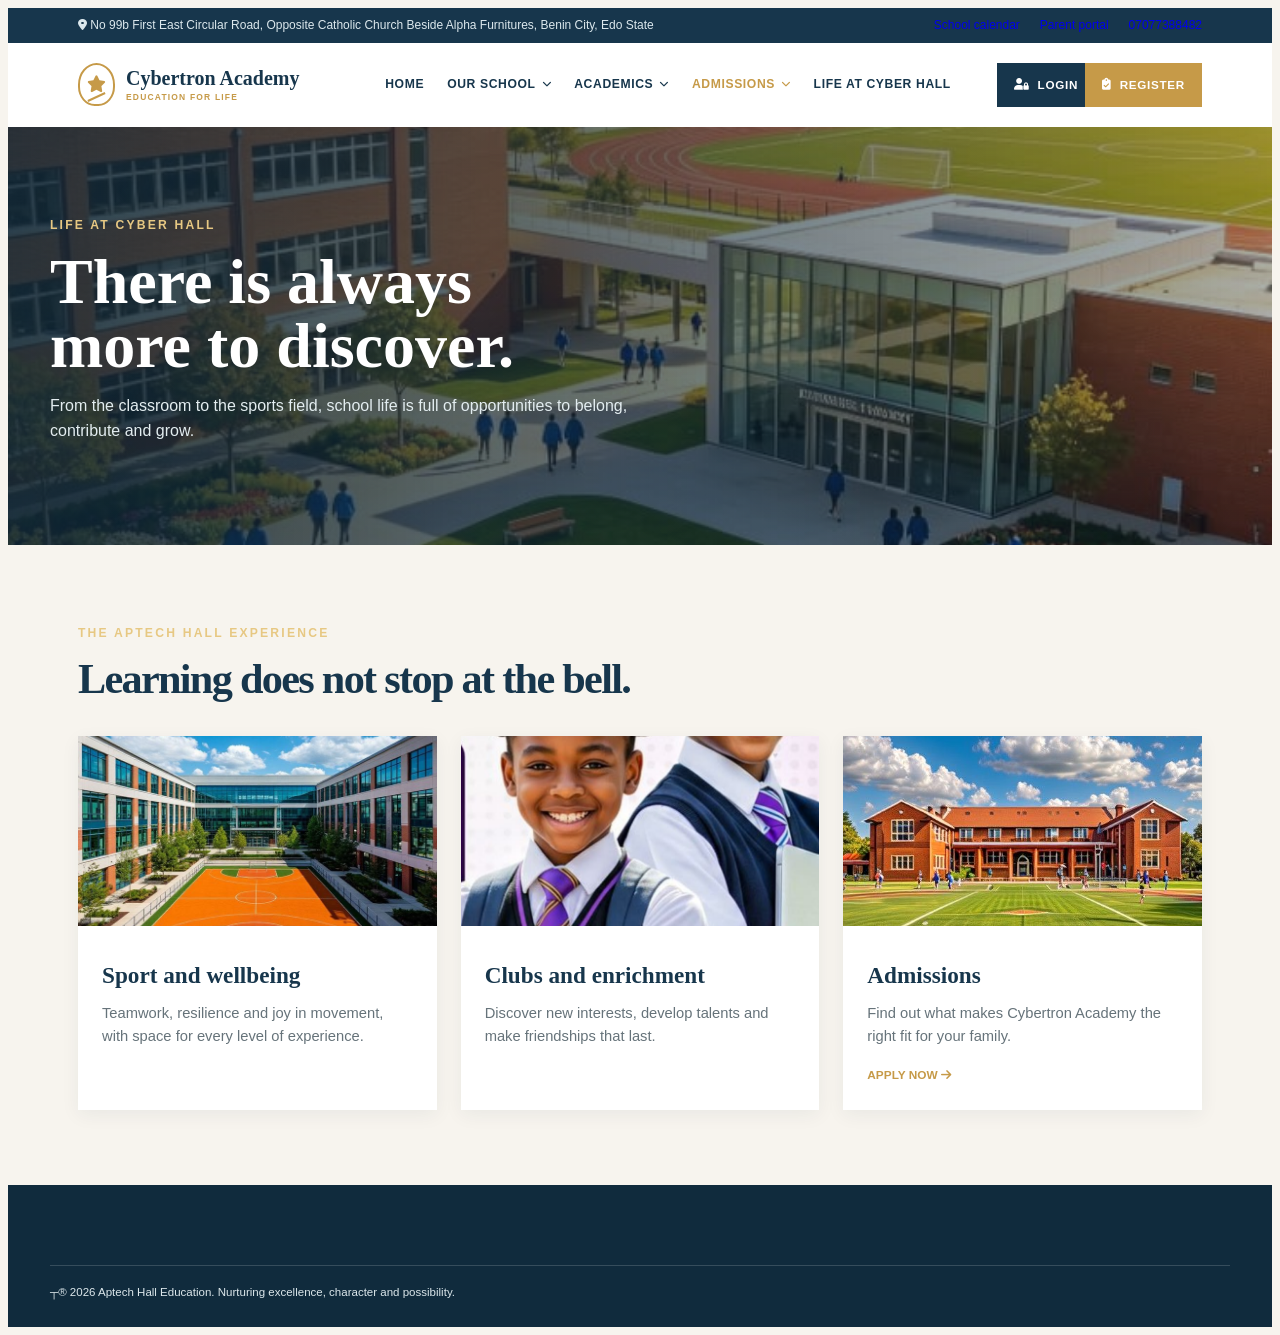
<file: templates/resources.html>
<!doctype html>
<html lang="en">
  <head>
    <meta charset="UTF-8" />
    <meta name="viewport" content="width=device-width, initial-scale=1.0" />
    <title>School Life | Cybertron Academy</title>
    <link rel="icon" href="../static/images/favicon.svg" />
    <link rel="stylesheet" href="../static/CSS/school.css" />
    <link
      rel="stylesheet"
      href="https://cdnjs.cloudflare.com/ajax/libs/font-awesome/6.5.2/css/all.min.css"
    />
  </head>
  <body class="school-site">
    <div class="school-topbar">
      <div class="school-topbar-inner">
        <span
          ><i class="fa-solid fa-location-dot"></i> No 99b First East Circular Road, Opposite Catholic Church Beside Alpha Furnitures, Benin City, Edo State</span
        >
        <div class="school-top-links">
          <a href="calendar.html">School calendar</a
          ><a href="login.html">Parent portal</a
          ><a href="tel:07077388482">07077388482</a>
        </div>
      </div>
    </div>
    <header class="school-header">
      <nav class="school-nav-inner">
        <a class="school-logo" href="index.html"
          ><span class="school-crest"><i class="fa-solid fa-star"></i></span
          ><span>Cybertron Academy<small>Education for life</small></span></a
        ><button
          class="school-mobile-toggle"
          aria-label="Open navigation"
          aria-expanded="false"
        >
          <i class="fa-solid fa-bars"></i>
        </button>
        <ul class="school-menu">
          <li><a href="index.html">Home</a></li>
          <li>
            <a href="platform.html"
              >Our School <i class="fa-solid fa-chevron-down"></i
            ></a>
          </li>
          <li>
            <a href="solutions.html"
              >Academics <i class="fa-solid fa-chevron-down"></i
            ></a>
          </li>
          <li>
            <a class="active" href="resources.html"
              >Admissions <i class="fa-solid fa-chevron-down"></i
            ></a>
            <ul class="school-dropdown">
              <li><a href="register.html">Apply now</a></li>
              <li><a href="resources.html">Admissions process</a></li>
              <li><a href="resources.html">Fees &amp; dates</a></li>
            </ul>
          </li>
          <li><a href="resources.html">Life at Cyber Hall</a></li>
        </ul>
        <div class="school-nav-actions">
          <a class="school-nav-button school-nav-login" href="login.html"><i class="fa-solid fa-user-lock"></i> Login</a>
          <a class="school-nav-button" href="register.html"><i class="fa-solid fa-clipboard-check"></i> Register</a>
        </div>
      </nav>
    </header>
    <main>
      <section class="school-page-hero">
        <div class="school-container">
          <span class="school-kicker">Life at Cyber Hall</span>
          <h1>There is always<br />more to discover.</h1>
          <p>
            From the classroom to the sports field, school life is full of
            opportunities to belong, contribute and grow.
          </p>
        </div>
      </section>
      <section class="school-section school-container">
        <div class="school-section-heading">
          <span class="school-kicker">The Aptech Hall experience</span>
          <h2>Learning does not stop at the bell.</h2>
        </div>
        <div class="school-grid">
          <article class="school-card">
            <img
              class="school-card-image"
              src="../static/images/Sport Pitch.jfif"
              alt="Students on a sports pitch"
            />
            <div class="school-card-body">
              <h3>Sport and wellbeing</h3>
              <p>
                Teamwork, resilience and joy in movement, with space for every
                level of experience.
              </p>
            </div>
          </article>
          <article class="school-card">
            <img
              class="school-card-image"
              src="../static/images/Everyday Lifestyle.jfif"
              alt="Students together at school"
            />
            <div class="school-card-body">
              <h3>Clubs and enrichment</h3>
              <p>
                Discover new interests, develop talents and make friendships
                that last.
              </p>
            </div>
          </article>
          <article class="school-card">
            <img
              class="school-card-image"
              src="../static/images/Entrance.jfif"
              alt="Cybertron Academy school entrance"
            />
            <div class="school-card-body">
              <h3>Admissions</h3>
              <p>
                Find out what makes Cybertron Academy the right fit for your family.
              </p>
              <a class="school-card-link" href="register.html"
                >Apply now <i class="fa-solid fa-arrow-right"></i
              ></a>
            </div>
          </article>
        </div>
      </section>
    </main>
    <footer class="school-footer">
      <div class="school-container school-footer-bottom">
        ┬® 2026 Aptech Hall Education. Nurturing excellence, character and
        possibility.
      </div>
    </footer>
    <script src="../static/JS/school.js"></script>
  </body>
</html>
</file>
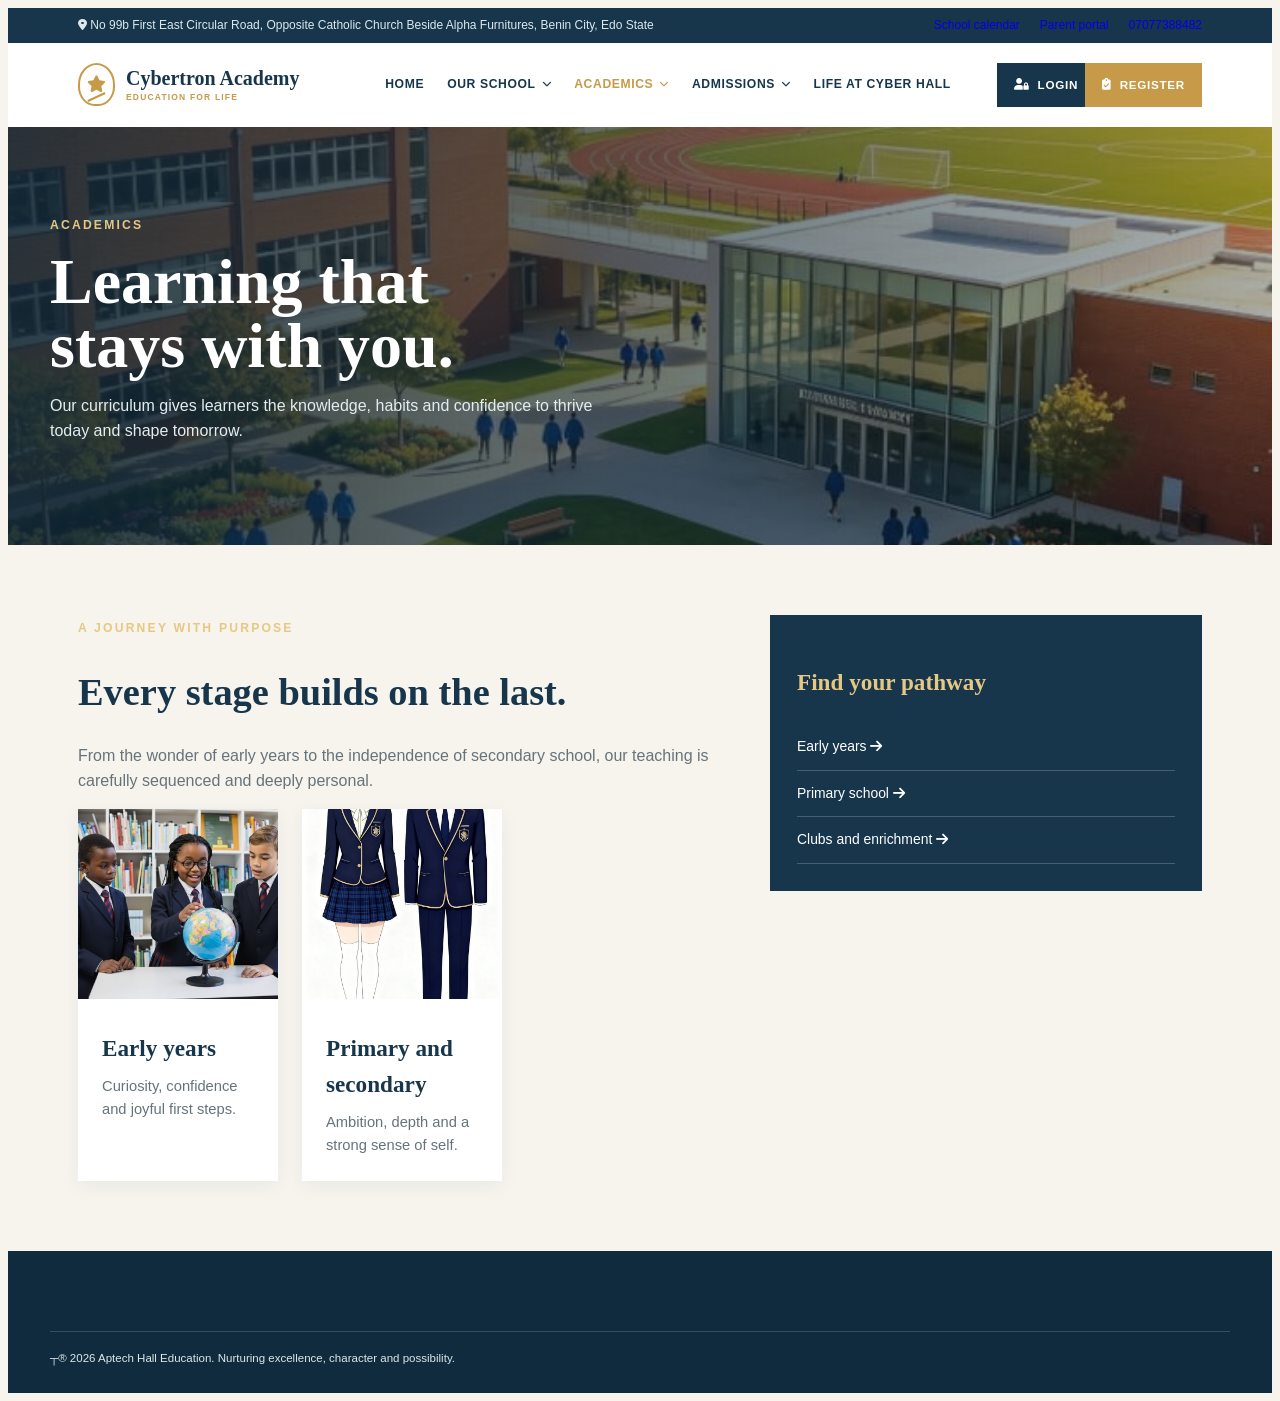
<file: templates/solutions.html>
<!doctype html>
<html lang="en">
  <head>
    <meta charset="UTF-8" />
    <meta name="viewport" content="width=device-width, initial-scale=1.0" />
    <title>Academics | Cybertron Academy</title>
    <link rel="icon" href="../static/images/favicon.svg" />
    <link rel="stylesheet" href="../static/CSS/school.css" />
    <link
      rel="stylesheet"
      href="https://cdnjs.cloudflare.com/ajax/libs/font-awesome/6.5.2/css/all.min.css"
    />
  </head>
  <body class="school-site">
    <div class="school-topbar">
      <div class="school-topbar-inner">
        <span
          ><i class="fa-solid fa-location-dot"></i> No 99b First East Circular Road, Opposite Catholic Church Beside Alpha Furnitures, Benin City, Edo State</span
        >
        <div class="school-top-links">
          <a href="calendar.html">School calendar</a
          ><a href="login.html">Parent portal</a
          ><a href="tel:07077388482">07077388482</a>
        </div>
      </div>
    </div>
    <header class="school-header">
      <nav class="school-nav-inner">
        <a class="school-logo" href="index.html"
          ><span class="school-crest"><i class="fa-solid fa-star"></i></span
          ><span>Cybertron Academy<small>Education for life</small></span></a
        ><button
          class="school-mobile-toggle"
          aria-label="Open navigation"
          aria-expanded="false"
        >
          <i class="fa-solid fa-bars"></i>
        </button>
        <ul class="school-menu">
          <li><a href="index.html">Home</a></li>
          <li>
            <a href="platform.html"
              >Our School <i class="fa-solid fa-chevron-down"></i
            ></a>
          </li>
          <li>
            <a class="active" href="solutions.html"
              >Academics <i class="fa-solid fa-chevron-down"></i
            ></a>
            <ul class="school-dropdown">
              <li><a href="solutions.html">Early years</a></li>
              <li><a href="solutions.html">Primary school</a></li>
              <li><a href="solutions.html">Secondary school</a></li>
            </ul>
          </li>
          <li>
            <a href="resources.html"
              >Admissions <i class="fa-solid fa-chevron-down"></i
            ></a>
            <ul class="school-dropdown">
              <li><a href="register.html">Apply now</a></li>
              <li><a href="resources.html">Admissions process</a></li>
            </ul>
          </li>
          <li><a href="resources.html">Life at Cyber Hall</a></li>
        </ul>
        <div class="school-nav-actions">
          <a class="school-nav-button school-nav-login" href="login.html"><i class="fa-solid fa-user-lock"></i> Login</a>
          <a class="school-nav-button" href="register.html"><i class="fa-solid fa-clipboard-check"></i> Register</a>
        </div>
      </nav>
    </header>
    <main>
      <section class="school-page-hero">
        <div class="school-container">
          <span class="school-kicker">Academics</span>
          <h1>Learning that<br />stays with you.</h1>
          <p>
            Our curriculum gives learners the knowledge, habits and confidence
            to thrive today and shape tomorrow.
          </p>
        </div>
      </section>
      <section class="school-content school-container">
        <div class="school-content-grid">
          <div>
            <span class="school-kicker">A journey with purpose</span>
            <h2>Every stage builds on the last.</h2>
            <p>
              From the wonder of early years to the independence of secondary
              school, our teaching is carefully sequenced and deeply personal.
            </p>
            <div class="school-grid">
              <article class="school-card">
                <img
                  class="school-card-image"
                  src="../static/images/Learning.jfif"
                  alt="Learners studying together"
                />
                <div class="school-card-body">
                  <h3>Early years</h3>
                  <p>Curiosity, confidence and joyful first steps.</p>
                </div>
              </article>
              <article class="school-card">
                <img
                  class="school-card-image"
                  src="../static/images/School Uniform.jfif"
                  alt="School uniform"
                />
                <div class="school-card-body">
                  <h3>Primary and secondary</h3>
                  <p>Ambition, depth and a strong sense of self.</p>
                </div>
              </article>
            </div>
          </div>
          <aside class="school-aside">
            <h3>Find your pathway</h3>
            <a href="solutions.html"
              >Early years <i class="fa-solid fa-arrow-right"></i></a
            ><a href="solutions.html"
              >Primary school <i class="fa-solid fa-arrow-right"></i></a
            ><a href="resources.html"
              >Clubs and enrichment <i class="fa-solid fa-arrow-right"></i
            ></a>
          </aside>
        </div>
      </section>
    </main>
    <footer class="school-footer">
      <div class="school-container school-footer-bottom">
        ┬® 2026 Aptech Hall Education. Nurturing excellence, character and
        possibility.
      </div>
    </footer>
    <script src="../static/JS/school.js"></script>
  </body>
</html>
</file>
<file: static/CSS/style.css>
:root {
    --content-width: 1180px;
    --page-gutter: 28px;
    --focus-color: #c69a48;
}

* {
    box-sizing: border-box;
}

html {
    scroll-behavior: smooth;
}

body {
    margin: 0;
}

button,
input,
select,
textarea {
    font: inherit;
}

img {
    max-width: 100%;
}

a {
    color: inherit;
}

:focus-visible {
    outline: 3px solid var(--focus-color);
    outline-offset: 3px;
}
</file>
<file: static/CSS/school.css>
:root {
  --school-gold: #c69a48;
  --school-gold-light: #e7c883;
  --school-navy: #17364c;
  --school-ink: #1d2932;
  --school-muted: #66737a;
  --school-cream: #f7f4ee;
  --school-white: #ffffff;
  --school-line: #dce1df;
  --school-shadow: 0 16px 38px rgba(23, 54, 76, 0.13);
}
.school-site {
  background: var(--school-cream);
  color: var(--school-ink);
  font-family: "Nunito Sans", Arial, sans-serif;
  line-height: 1.55;
}
.school-site *,
.school-site *::before,
.school-site *::after {
  box-sizing: border-box;
}
.school-site a {
  text-decoration: none;
}
.school-topbar {
  background: var(--school-navy);
  color: #dce8ed;
  font-size: 0.75rem;
}
.school-topbar-inner,
.school-nav-inner,
.school-container {
  margin: auto;
  max-width: 1180px;
}
.school-topbar-inner {
  align-items: center;
  display: flex;
  justify-content: space-between;
  padding: 8px 28px;
}

.school-address {
  max-width: 690px;
  line-height: 1.4;
}

.school-address i {
  color: var(--school-gold-light);
  margin-right: 5px;
}
.school-top-links {
  display: flex;
  gap: 20px;
}
.school-top-links a:hover {
  color: var(--school-gold-light);
}
.school-header {
  background: var(--school-white);
  position: relative;
  z-index: 10;
}
.school-nav-inner {
  align-items: center;
  display: flex;
  gap: 34px;
  min-height: 84px;
  padding: 0 28px;
}
.school-logo {
  align-items: center;
  color: var(--school-navy);
  display: flex;
  font-family: Georgia, serif;
  font-size: 1.25rem;
  font-weight: 700;
  gap: 11px;
  line-height: 1.05;
  margin-right: auto;
}
.school-logo small {
  color: var(--school-gold);
  display: block;
  font-family: "Nunito Sans", Arial, sans-serif;
  font-size: 0.53rem;
  font-weight: 800;
  letter-spacing: 0.14em;
  margin-top: 4px;
  text-transform: uppercase;
}
.school-crest {
  align-items: center;
  border: 2px solid var(--school-gold);
  border-radius: 50% 50% 45% 45%;
  color: var(--school-gold);
  display: inline-flex;
  font-size: 1.05rem;
  height: 43px;
  justify-content: center;
  position: relative;
  width: 37px;
}
.school-crest::after {
  border-bottom: 2px solid var(--school-gold);
  bottom: 6px;
  content: "";
  left: 7px;
  position: absolute;
  transform: rotate(-25deg);
  width: 19px;
}
.school-menu {
  display: flex;
  gap: 23px;
  list-style: none;
  margin: 0;
  padding: 0;
}
.school-menu > li {
  position: relative;
}
.school-menu > li > a {
  color: var(--school-navy);
  display: inline-flex;
  font-size: 0.76rem;
  font-weight: 800;
  gap: 6px;
  letter-spacing: 0.05em;
  padding: 31px 0;
  text-transform: uppercase;
}
.school-menu > li > a:hover,
.school-menu > li > a.active {
  color: var(--school-gold);
}
.school-menu i {
  font-size: 0.58rem;
  padding-top: 4px;
}
.school-dropdown {
  background: var(--school-white);
  box-shadow: var(--school-shadow);
  display: none;
  left: -18px;
  list-style: none;
  min-width: 215px;
  padding: 10px 0;
  position: absolute;
  top: 77px;
}
.school-dropdown li a {
  color: var(--school-navy);
  display: block;
  font-size: 0.78rem;
  padding: 10px 18px;
}
.school-dropdown li a:hover {
  background: #f6f0e2;
  color: var(--school-gold);
}
.school-menu li:hover .school-dropdown,
.school-menu li:focus-within .school-dropdown {
  display: block;
}
.school-nav-button {
  background: var(--school-gold);
  color: #fff;
  display: inline-flex;
  align-items: center;
  gap: 8px;
  font-size: 0.73rem;
  font-weight: 800;
  letter-spacing: 0.06em;
  padding: 13px 17px;
  text-transform: uppercase;
}
.school-nav-button:hover {
  background: var(--school-navy);
}
.school-nav-actions {
  align-items: center;
  display: flex;
  margin-left: 12px;
}
.school-nav-actions .school-nav-button + .school-nav-button {
  margin-left: -10px;
}
.school-nav-login {
  background: var(--school-navy);
}
.school-nav-login:hover {
  background: var(--school-gold);
}
.school-mobile-toggle {
  background: none;
  border: 0;
  color: var(--school-navy);
  display: none;
  font-size: 1.4rem;
}
.school-hero {
  align-items: center;
  background:
    linear-gradient(90deg, rgba(14, 39, 56, 0.84), rgba(14, 39, 56, 0.18)),
    url("../images/Entrance.jfif") center/cover;
  color: white;
  display: flex;
  min-height: 590px;
}
.school-hero-content {
  max-width: 1180px;
  padding: 75px 28px;
  width: 100%;
}
.school-kicker {
  color: var(--school-gold-light);
  font-size: 0.76rem;
  font-weight: 800;
  letter-spacing: 0.18em;
  text-transform: uppercase;
}
.school-hero h1 {
  font-family: Georgia, serif;
  font-size: clamp(3rem, 6vw, 5.6rem);
  letter-spacing: -0.055em;
  line-height: 0.96;
  margin: 20px 0;
  max-width: 680px;
}
.school-hero p {
  color: #e7eef0;
  font-size: 1.08rem;
  max-width: 510px;
}
.school-actions {
  display: flex;
  flex-wrap: wrap;
  gap: 13px;
  margin-top: 30px;
}
.school-button {
  border: 1px solid var(--school-gold);
  display: inline-block;
  font-size: 0.74rem;
  font-weight: 800;
  letter-spacing: 0.08em;
  padding: 14px 21px;
  text-transform: uppercase;
}
.school-button-gold {
  background: var(--school-gold);
  color: #fff;
}
.school-button-outline {
  color: #fff;
}
.school-button:hover {
  background: var(--school-navy);
  border-color: var(--school-navy);
}
.school-intro {
  background: var(--school-white);
  padding: 72px 28px;
  text-align: center;
}
.school-intro h2,
.school-section h2 {
  color: var(--school-navy);
  font-family: Georgia, serif;
  font-size: clamp(2rem, 3.3vw, 3.4rem);
  letter-spacing: -0.04em;
  line-height: 1.05;
  margin: 12px auto 16px;
}
.school-intro p {
  color: var(--school-muted);
  margin: auto;
  max-width: 650px;
}
.school-section {
  padding: 75px 28px;
}

.school-showcase {
  padding-top: 88px;
  padding-bottom: 88px;
}
.school-section-heading {
  margin-bottom: 35px;
}
.school-section-heading h2 {
  margin-left: 0;
}
.school-section-heading p {
  color: var(--school-muted);
  max-width: 520px;
}
.school-grid {
  display: grid;
  gap: 24px;
  grid-template-columns: repeat(3, 1fr);
}
.school-card {
  background: var(--school-white);
  box-shadow: 0 5px 18px rgba(23, 54, 76, 0.06);
}
.school-card-image {
  height: 190px;
  object-fit: cover;
  width: 100%;
}
.school-card-body {
  padding: 24px;
}
.school-card h3 {
  color: var(--school-navy);
  font-family: Georgia, serif;
  font-size: 1.45rem;
  margin: 0 0 8px;
}
.school-card p {
  color: var(--school-muted);
  font-size: 0.92rem;
  margin: 0;
}
.school-card-link {
  color: var(--school-gold);
  display: inline-block;
  font-size: 0.74rem;
  font-weight: 800;
  margin-top: 18px;
  text-transform: uppercase;
}
.school-band {
  background: var(--school-navy);
  color: #fff;
}
.school-band .school-section-heading h2 {
  color: #fff;
}
.school-band .school-section-heading p {
  color: #cad9de;
}
.school-stat-grid {
  display: grid;
  gap: 1px;
  grid-template-columns: repeat(4, 1fr);
}
.school-stat {
  border-left: 1px solid rgba(255, 255, 255, 0.25);
  padding: 10px 24px;
}
.school-stat strong {
  color: var(--school-gold-light);
  display: block;
  font-family: Georgia, serif;
  font-size: 2.5rem;
}
.school-stat span {
  color: #d7e1e4;
  font-size: 0.82rem;
}

.school-contact-strip {
  display: grid;
  grid-template-columns: 0.85fr 1.15fr;
  gap: 48px;
  align-items: center;
  padding-top: 82px;
  padding-bottom: 82px;
}

.school-contact-intro h2 {
  max-width: 440px;
  margin: 12px 0 14px;
  color: var(--school-navy);
  font-family: Georgia, serif;
  font-size: clamp(2rem, 3.2vw, 3.2rem);
  line-height: 1.05;
}

.school-contact-intro p {
  max-width: 430px;
  margin: 0;
  color: var(--school-muted);
}

.school-contact-list {
  display: grid;
  gap: 12px;
}

.school-contact-item {
  display: flex;
  align-items: flex-start;
  gap: 16px;
  padding: 18px 20px;
  border: 1px solid var(--school-line);
  background: var(--school-white);
  color: var(--school-navy);
  box-shadow: 0 5px 18px rgba(23, 54, 76, 0.05);
}

.school-contact-item:hover {
  border-color: var(--school-gold);
  transform: translateY(-2px);
}

.school-contact-item > i {
  width: 22px;
  padding-top: 3px;
  color: var(--school-gold);
  text-align: center;
}

.school-contact-item span {
  min-width: 0;
  overflow-wrap: anywhere;
  font-size: 0.94rem;
  font-weight: 700;
}

.school-contact-item small {
  display: block;
  margin-bottom: 3px;
  color: var(--school-muted);
  font-size: 0.68rem;
  font-weight: 800;
  letter-spacing: 0.12em;
  text-transform: uppercase;
}

.school-contact-address {
  color: var(--school-ink);
}
.school-page-hero {
  background:
    linear-gradient(90deg, rgba(14, 39, 56, 0.88), rgba(14, 39, 56, 0.35)),
    url("../images/Sky view.jfif") center/cover;
  color: #fff;
  padding: 85px 28px;
}
.school-page-hero h1 {
  font-family: Georgia, serif;
  font-size: clamp(2.6rem, 5vw, 4.8rem);
  line-height: 1;
  margin: 14px 0;
}
.school-page-hero p {
  color: #e3edf0;
  max-width: 580px;
}

.school-calendar-hero {
  background:
    linear-gradient(90deg, rgba(14, 39, 56, 0.9), rgba(14, 39, 56, 0.42)),
    url("../images/Sky view.jfif") center/cover;
}

.school-calendar-content {
  padding-top: 82px;
  padding-bottom: 90px;
}

.school-calendar-heading {
  display: flex;
  align-items: end;
  justify-content: space-between;
  gap: 30px;
  margin-bottom: 32px;
}

.school-calendar-heading h2 {
  margin: 10px 0 0;
  color: var(--school-navy);
  font-family: Georgia, serif;
  font-size: clamp(2.2rem, 4vw, 3.6rem);
  line-height: 1;
}

.school-term-grid {
  display: grid;
  grid-template-columns: repeat(3, 1fr);
  gap: 16px;
  margin-bottom: 42px;
}

.school-term-card {
  min-height: 165px;
  padding: 24px;
  border-left: 5px solid var(--school-gold);
  background: var(--school-white);
  box-shadow: 0 5px 18px rgba(23, 54, 76, 0.06);
}

.school-term-spring {
  border-color: #7ba58d;
}

.school-term-summer {
  border-color: var(--school-gold);
}

.school-term-autumn {
  border-color: #8f6d52;
}

.school-term-label {
  color: var(--school-muted);
  font-size: 0.68rem;
  font-weight: 800;
  letter-spacing: 0.14em;
  text-transform: uppercase;
}

.school-term-card h3 {
  margin: 15px 0 6px;
  color: var(--school-navy);
  font-family: Georgia, serif;
  font-size: 1.5rem;
}

.school-term-card p {
  margin: 0 0 4px;
  color: var(--school-ink);
  font-weight: 800;
}

.school-term-card small {
  color: var(--school-muted);
  font-size: 0.8rem;
}

.school-calendar-grid {
  display: grid;
  grid-template-columns: repeat(3, 1fr);
  gap: 18px;
}

.school-calendar-card {
  min-height: 190px;
  padding: 24px;
  border-top: 4px solid var(--school-gold);
  background: var(--school-white);
  box-shadow: 0 5px 18px rgba(23, 54, 76, 0.06);
}

.school-calendar-month {
  color: var(--school-gold);
  font-size: 0.72rem;
  font-weight: 800;
  letter-spacing: 0.14em;
  text-transform: uppercase;
}

.school-calendar-card h3 {
  margin: 18px 0 5px;
  color: var(--school-navy);
  font-family: Georgia, serif;
  font-size: 1.4rem;
}

.school-calendar-card p {
  margin: 0 0 6px;
  color: var(--school-ink);
  font-weight: 800;
}

.school-calendar-card small {
  color: var(--school-muted);
  font-size: 0.82rem;
}

.school-calendar-lower {
  display: grid;
  grid-template-columns: 1.25fr 0.75fr;
  gap: 28px;
  margin-top: 52px;
}

.school-calendar-timeline,
.school-calendar-notes {
  padding: 30px;
  background: var(--school-white);
  box-shadow: 0 5px 18px rgba(23, 54, 76, 0.06);
}

.school-calendar-subheading h2 {
  margin: 10px 0 20px;
  color: var(--school-navy);
  font-family: Georgia, serif;
  font-size: 2rem;
  line-height: 1;
}

.school-event-list {
  margin: 0;
  padding: 0;
  list-style: none;
}

.school-event-list li {
  display: grid;
  grid-template-columns: 70px 1fr;
  gap: 18px;
  padding: 15px 0;
  border-top: 1px solid var(--school-line);
}

.school-event-list time {
  color: var(--school-gold);
  font-size: 0.8rem;
  font-weight: 800;
  text-transform: uppercase;
}

.school-event-list strong,
.school-event-list small {
  display: block;
}

.school-event-list strong {
  color: var(--school-navy);
  font-size: 0.92rem;
}

.school-event-list small {
  margin-top: 3px;
  color: var(--school-muted);
  font-size: 0.8rem;
}

.school-calendar-notes {
  background: var(--school-navy);
  color: #fff;
}

.school-calendar-notes h3 {
  margin: 0 0 20px;
  color: var(--school-gold-light);
  font-family: Georgia, serif;
  font-size: 1.55rem;
}

.school-calendar-notes p {
  display: flex;
  gap: 12px;
  margin: 0;
  padding: 14px 0;
  border-top: 1px solid rgba(255, 255, 255, 0.2);
  color: #dce7eb;
  font-size: 0.84rem;
}

.school-calendar-notes p i {
  width: 16px;
  padding-top: 3px;
  color: var(--school-gold-light);
}

.school-calendar-notes a {
  display: inline-block;
  margin-top: 18px;
  color: var(--school-gold-light);
  font-size: 0.76rem;
  font-weight: 800;
  letter-spacing: 0.04em;
  text-transform: uppercase;
}
.school-content {
  padding: 70px 28px;
}
.school-content-grid {
  align-items: start;
  display: grid;
  gap: 44px;
  grid-template-columns: 1.2fr 0.8fr;
}
.school-content h2 {
  color: var(--school-navy);
  font-family: Georgia, serif;
  font-size: 2.4rem;
  line-height: 1.05;
}
.school-content p {
  color: var(--school-muted);
}
.school-aside {
  background: var(--school-navy);
  color: #fff;
  padding: 27px;
}
.school-aside h3 {
  color: var(--school-gold-light);
  font-family: Georgia, serif;
  font-size: 1.45rem;
}
.school-aside a {
  border-bottom: 1px solid rgba(255, 255, 255, 0.2);
  color: #fff;
  display: block;
  font-size: 0.87rem;
  padding: 12px 0;
}
.school-footer {
  background: #102b3d;
  color: #dce7eb;
  padding: 48px 28px 25px;
}
.school-footer-grid {
  display: grid;
  gap: 35px;
  grid-template-columns: 1.3fr 1fr 1fr 1fr;
}
.school-footer h3 {
  color: var(--school-gold-light);
  font-family: Georgia, serif;
  font-size: 1rem;
}
.school-footer a {
  color: #dce7eb;
  display: block;
  font-size: 0.8rem;
  margin: 9px 0;
}
.school-footer a:hover {
  color: var(--school-gold-light);
}
.school-footer-bottom {
  border-top: 1px solid rgba(255, 255, 255, 0.16);
  font-size: 0.72rem;
  margin-top: 32px;
  padding-top: 18px;
}
.school-form-wrap {
  display: grid;
  gap: 55px;
  grid-template-columns: 0.9fr 1.1fr;
  margin: auto;
  max-width: 980px;
  padding: 85px 28px;
}
.school-form-panel {
  background: #fff;
  box-shadow: var(--school-shadow);
  padding: 34px;
}
.school-form-panel h2 {
  color: var(--school-navy);
  font-family: Georgia, serif;
  font-size: 2rem;
}
.school-form-panel label {
  color: var(--school-navy);
  display: block;
  font-size: 0.73rem;
  font-weight: 800;
  letter-spacing: 0.08em;
  margin: 14px 0 7px;
  text-transform: uppercase;
}
.school-form-panel input,
.school-form-panel textarea,
.school-form-panel select {
  background: #fafcfb;
  border: 1px solid var(--school-line);
  padding: 13px;
  width: 100%;
}
.school-form-panel textarea {
  min-height: 110px;
  resize: vertical;
}
.school-form-panel input:focus,
.school-form-panel textarea:focus {
  border-color: var(--school-gold);
  outline: 2px solid #f1e3c5;
}
.school-toast {
  background: var(--school-gold);
  bottom: 24px;
  color: #fff;
  display: none;
  font-size: 0.82rem;
  left: 50%;
  padding: 14px 19px;
  position: fixed;
  transform: translateX(-50%);
  z-index: 20;
}
.school-toast.show {
  display: block;
}
@media (max-width: 850px) {
  .school-nav-inner {
    min-height: 70px;
  }
  .school-mobile-toggle {
    display: block;
  }
  .school-menu {
    background: #fff;
    box-shadow: var(--school-shadow);
    display: none;
    flex-direction: column;
    gap: 0;
    left: 0;
    padding: 10px 28px 20px;
    position: absolute;
    right: 0;
    top: 70px;
  }
  .school-menu.open {
    display: flex;
  }
  .school-menu > li > a {
    padding: 12px 0;
  }
  .school-dropdown {
    box-shadow: none;
    display: block;
    left: 12px;
    min-width: 0;
    padding: 0 0 4px;
    position: static;
  }
  .school-dropdown li a {
    padding: 6px 0;
  }
  .school-nav-button {
    margin-left: auto;
    margin-right: 12px;
  }
  .school-grid,
  .school-footer-grid,
  .school-content-grid {
    grid-template-columns: 1fr 1fr;
  }
  .school-stat-grid {
    grid-template-columns: repeat(2, 1fr);
  }

  .school-contact-strip {
    grid-template-columns: 1fr;
  }

  .school-calendar-grid {
    grid-template-columns: 1fr 1fr;
  }

  .school-term-grid,
  .school-calendar-lower {
    grid-template-columns: 1fr;
  }
}
@media (max-width: 560px) {
  .school-topbar-inner {
    align-items: flex-start;
    flex-direction: column;
    gap: 5px;
    padding: 8px 20px;
  }
  .school-top-links {
    gap: 12px;
  }

  .school-address {
    max-width: none;
  }
  .school-nav-inner {
    padding: 0 20px;
  }
  .school-logo {
    font-size: 1.05rem;
  }
  .school-nav-button {
    display: none;
  }
  .school-hero {
    min-height: 510px;
  }
  .school-hero-content {
    padding: 55px 20px;
  }
  .school-hero h1 {
    font-size: 3.15rem;
  }
  .school-grid,
  .school-footer-grid,
  .school-content-grid {
    grid-template-columns: 1fr;
  }
  .school-stat-grid {
    grid-template-columns: 1fr 1fr;
  }
  .school-section,
  .school-content {
    padding: 55px 20px;
  }

  .school-showcase,
  .school-contact-strip {
    padding-top: 55px;
    padding-bottom: 55px;
  }

  .school-calendar-content {
    padding-top: 55px;
    padding-bottom: 55px;
  }

  .school-calendar-heading {
    align-items: flex-start;
    flex-direction: column;
  }

  .school-calendar-grid {
    grid-template-columns: 1fr;
  }

  .school-calendar-timeline,
  .school-calendar-notes {
    padding: 24px;
  }
  .school-form-wrap {
    grid-template-columns: 1fr;
    padding: 55px 20px;
  }
  .school-page-hero {
    padding: 65px 20px;
  }
}
</file>
<file: static/CSS/login.css>
:root {
    --page-accent: #0b70b5;
    --page-soft: #e9f4fc;
    --page-surface: #ffffff;
}
.page-login .form-intro em,
.page-login .eyebrow { color: var(--page-accent); }
.page-login .form-panel { background: var(--page-surface); border-top: 4px solid var(--page-accent); }
.page-login input:focus { border-color: var(--page-accent); outline-color: var(--page-soft); }
</file>
<file: static/CSS/register.css>
:root {
    --page-accent: #0b70b5;
    --page-soft: #e9f4fc;
    --page-surface: #ffffff;
}

.page-register .school-form-panel {
    background: var(--page-surface);
    border-top: 4px solid var(--page-accent);
    box-shadow: 0 20px 38px rgba(23, 54, 76, 0.12);
}

.page-register .school-form-intro {
    display: flex;
    flex-direction: column;
    justify-content: center;
}

.page-register .school-form-intro h1 {
    color: #17364c;
    font-family: Georgia, serif;
    font-size: clamp(2.4rem, 4vw, 4.2rem);
    line-height: 1.02;
    margin: 18px 0 16px;
}

.page-register .school-kicker {
    color: var(--page-accent);
}

.page-register .school-content {
    color: #475a66;
    font-size: 1.02rem;
}

.page-register .school-benefits {
    display: grid;
    gap: 12px;
    margin: 24px 0 28px;
}

.page-register .school-benefits div {
    align-items: center;
    background: #f3f9fd;
    border-left: 3px solid var(--page-accent);
    color: #153d57;
    display: flex;
    gap: 10px;
    padding: 10px 14px;
}

.page-register .school-benefits i {
    color: var(--page-accent);
}

.page-register .school-card-image {
    border-radius: 14px;
    display: block;
    margin-top: 10px;
    width: 100%;
}

.page-register .school-form-panel h2 {
    margin-bottom: 22px;
}

.page-register .school-form-meta {
    color: #53626d;
    font-size: 0.88rem;
    margin-top: 18px;
}

.page-register input:focus,
.page-register select:focus {
    border-color: var(--page-accent);
    outline: 2px solid rgba(11, 112, 181, 0.14);
}
</file>
